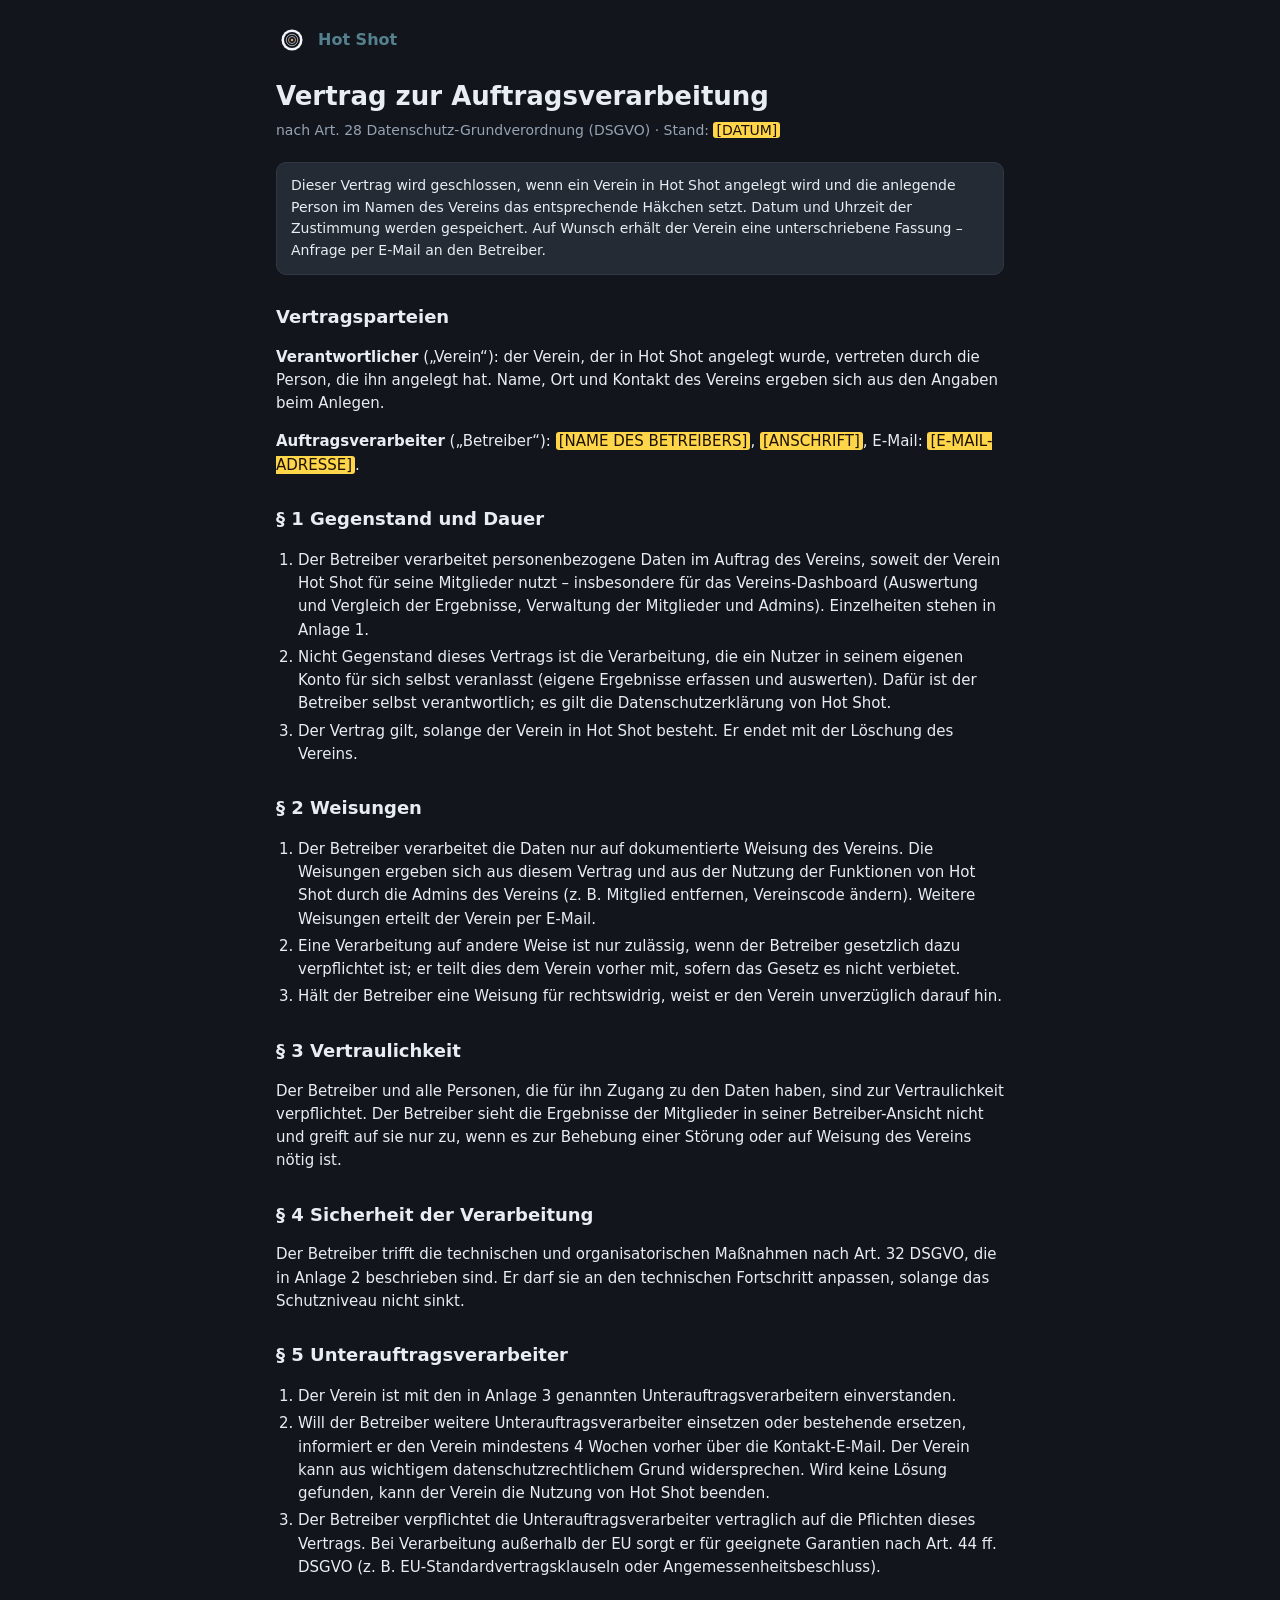
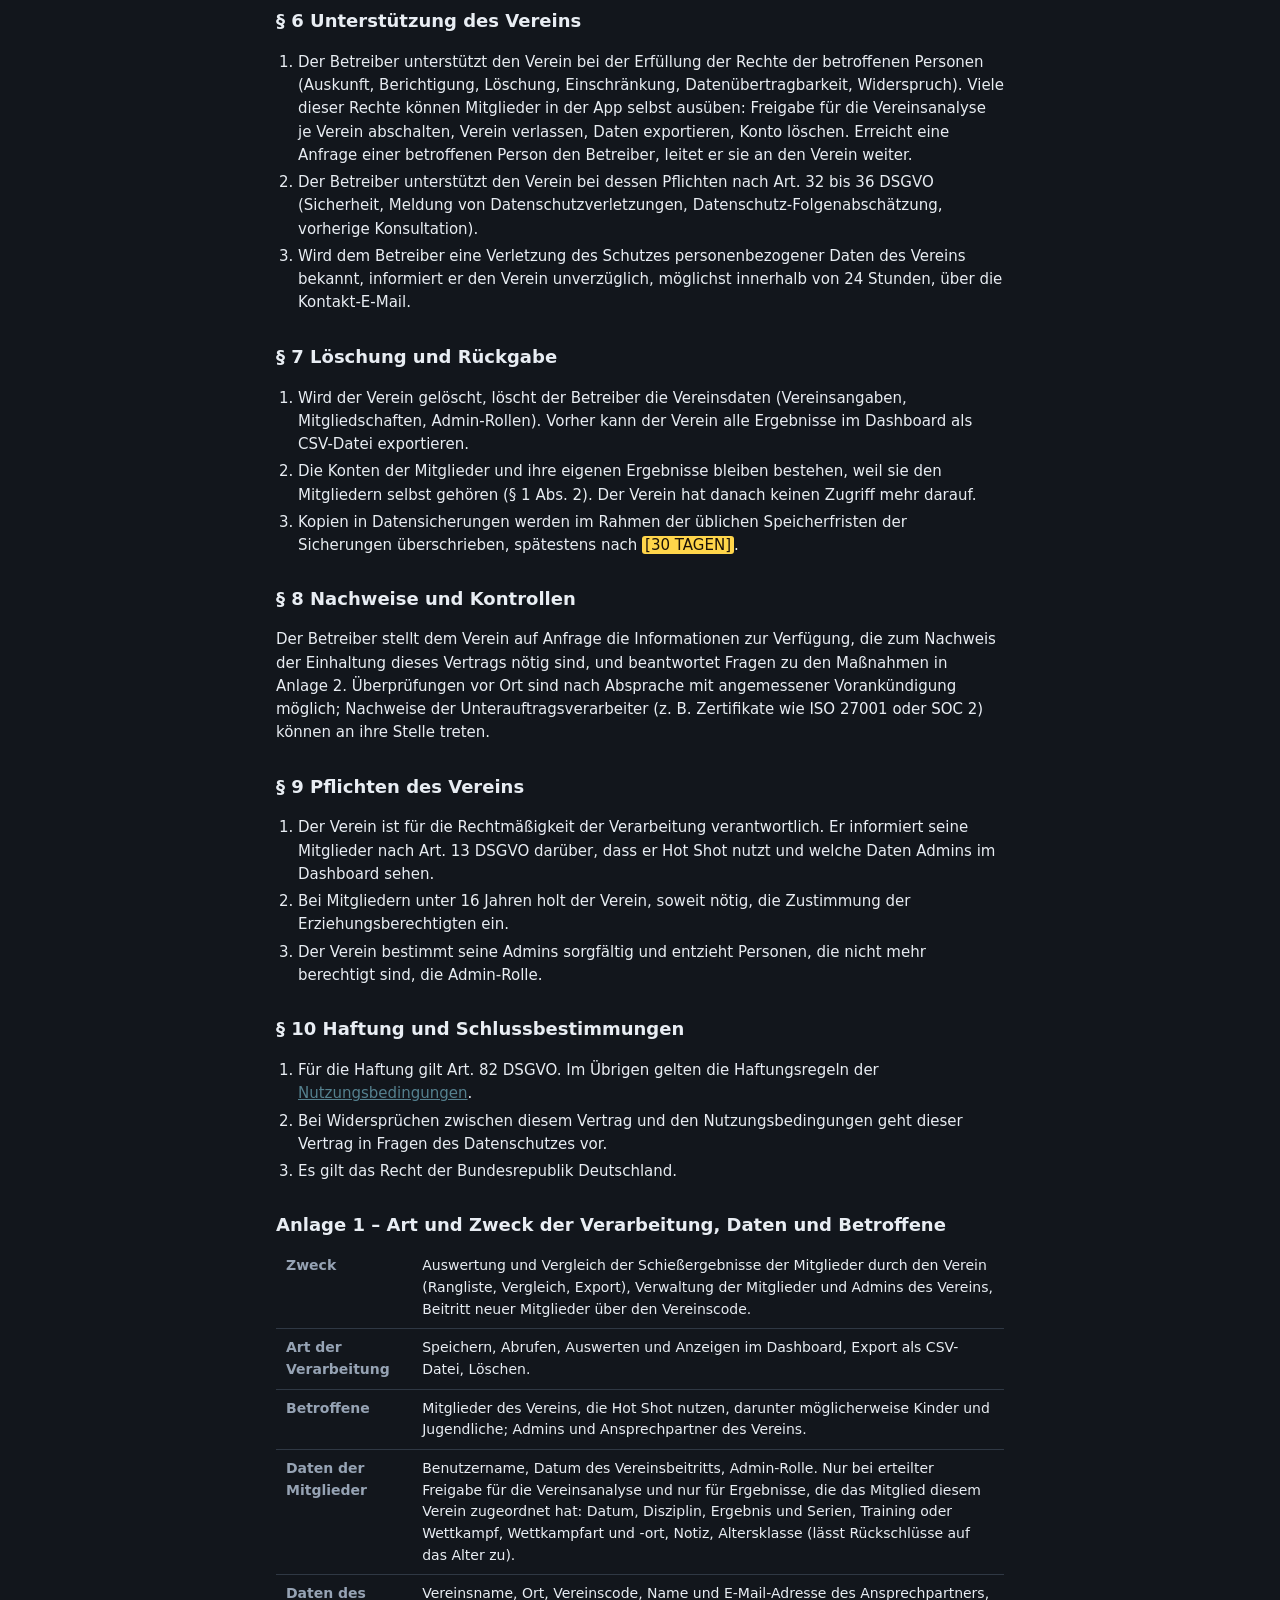
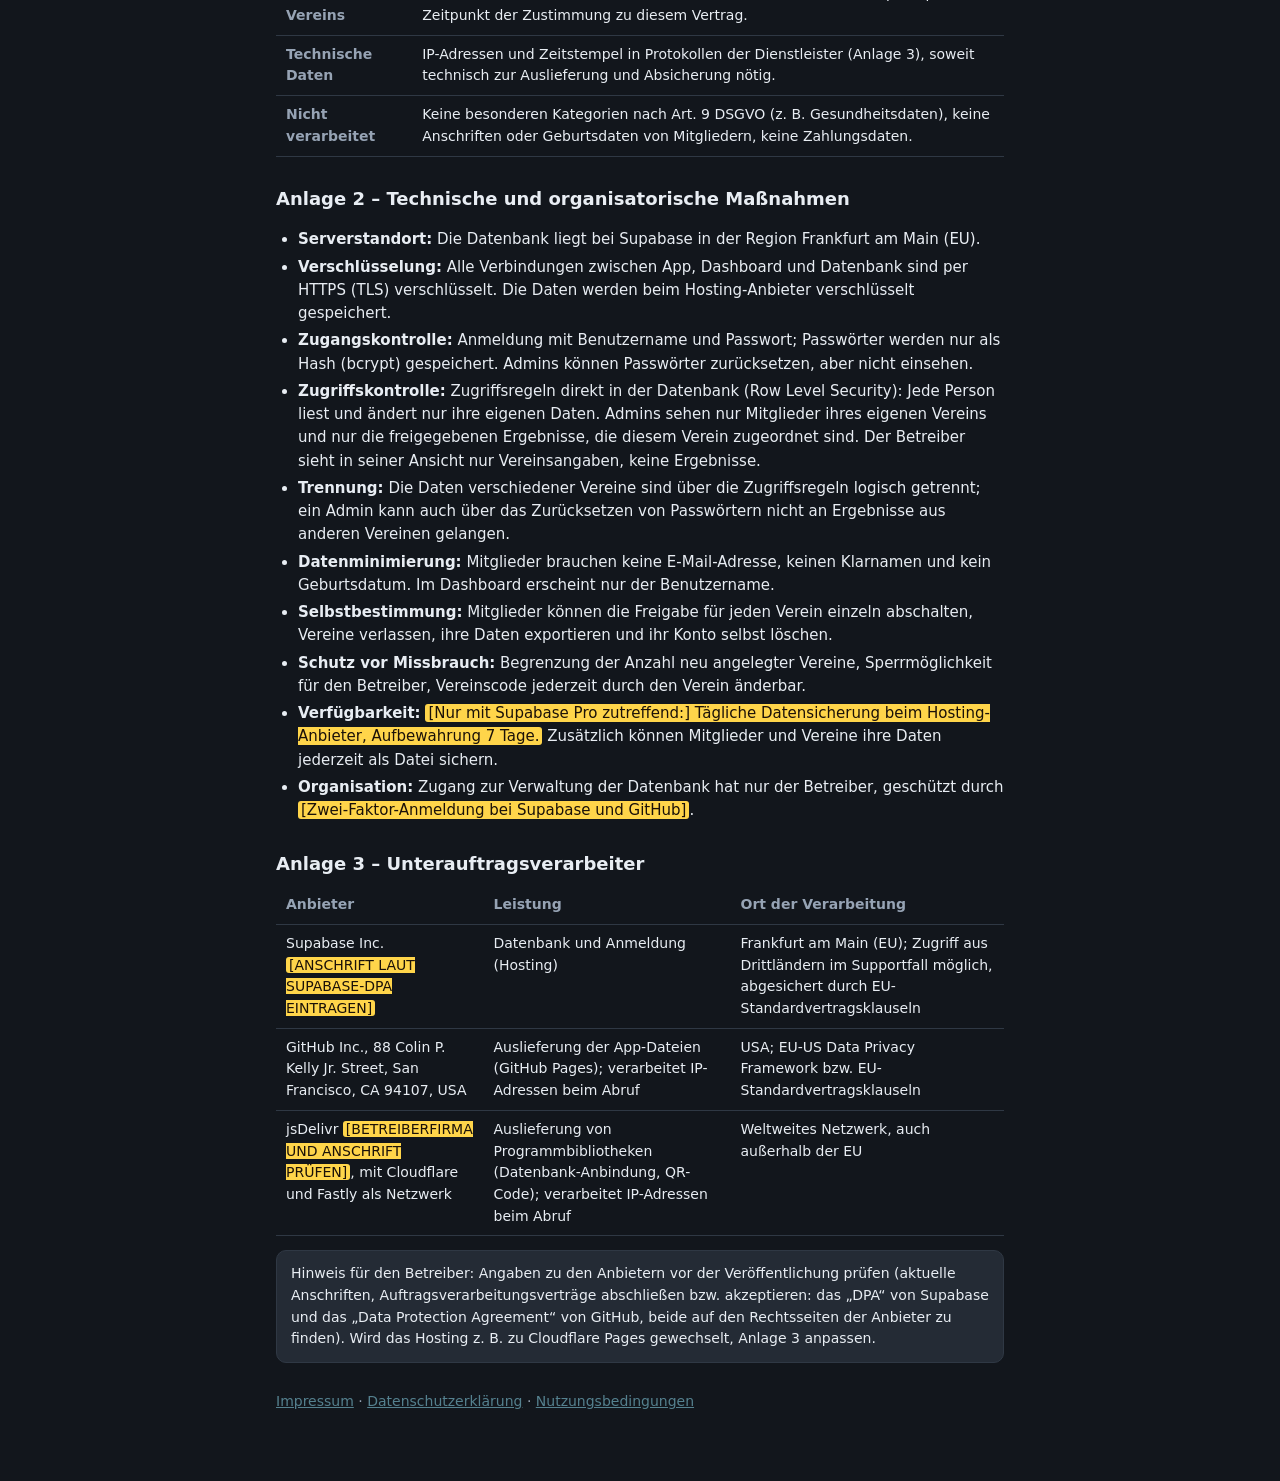
<file: rechtliches/av-vertrag.html>
<!doctype html>
<html lang="de">
<head>
  <meta charset="utf-8">
  <meta name="viewport" content="width=device-width, initial-scale=1">
  <title>Vertrag zur Auftragsverarbeitung – Hot Shot</title>
  <link rel="icon" href="../icons/icon.svg" type="image/svg+xml">
  <link rel="stylesheet" href="../style.css?v=52">
  <link rel="stylesheet" href="rechtliches.css?v=52">
  <script>
    let t = 'dark';
    try { if (localStorage.getItem('schuetzen-theme') === 'light') t = 'light'; } catch (e) {}
    document.documentElement.dataset.theme = t;
  </script>
</head>
<body>
<main class="legal">
  <a class="legal-brand" href="../"><img src="../icons/icon.svg" alt="" width="32" height="32"> Hot Shot</a>

  <h1>Vertrag zur Auftragsverarbeitung</h1>
  <p class="stand">nach Art. 28 Datenschutz-Grundverordnung (DSGVO) · Stand: <mark class="todo">[DATUM]</mark></p>

  <p class="note">Dieser Vertrag wird geschlossen, wenn ein Verein in Hot Shot angelegt wird und die anlegende Person
    im Namen des Vereins das entsprechende Häkchen setzt. Datum und Uhrzeit der Zustimmung werden gespeichert.
    Auf Wunsch erhält der Verein eine unterschriebene Fassung – Anfrage per E-Mail an den Betreiber.</p>

  <h2>Vertragsparteien</h2>
  <p><strong>Verantwortlicher</strong> („Verein“): der Verein, der in Hot Shot angelegt wurde, vertreten durch die Person,
    die ihn angelegt hat. Name, Ort und Kontakt des Vereins ergeben sich aus den Angaben beim Anlegen.</p>
  <p><strong>Auftragsverarbeiter</strong> („Betreiber“): <mark class="todo">[NAME DES BETREIBERS]</mark>,
    <mark class="todo">[ANSCHRIFT]</mark>, E-Mail: <mark class="todo">[E-MAIL-ADRESSE]</mark>.</p>

  <h2>§ 1 Gegenstand und Dauer</h2>
  <ol>
    <li>Der Betreiber verarbeitet personenbezogene Daten im Auftrag des Vereins, soweit der Verein Hot Shot für seine
      Mitglieder nutzt – insbesondere für das Vereins-Dashboard (Auswertung und Vergleich der Ergebnisse, Verwaltung der
      Mitglieder und Admins). Einzelheiten stehen in Anlage 1.</li>
    <li>Nicht Gegenstand dieses Vertrags ist die Verarbeitung, die ein Nutzer in seinem eigenen Konto für sich selbst
      veranlasst (eigene Ergebnisse erfassen und auswerten). Dafür ist der Betreiber selbst verantwortlich; es gilt
      die Datenschutzerklärung von Hot Shot.</li>
    <li>Der Vertrag gilt, solange der Verein in Hot Shot besteht. Er endet mit der Löschung des Vereins.</li>
  </ol>

  <h2>§ 2 Weisungen</h2>
  <ol>
    <li>Der Betreiber verarbeitet die Daten nur auf dokumentierte Weisung des Vereins. Die Weisungen ergeben sich aus diesem
      Vertrag und aus der Nutzung der Funktionen von Hot Shot durch die Admins des Vereins (z. B. Mitglied entfernen,
      Vereinscode ändern). Weitere Weisungen erteilt der Verein per E-Mail.</li>
    <li>Eine Verarbeitung auf andere Weise ist nur zulässig, wenn der Betreiber gesetzlich dazu verpflichtet ist; er
      teilt dies dem Verein vorher mit, sofern das Gesetz es nicht verbietet.</li>
    <li>Hält der Betreiber eine Weisung für rechtswidrig, weist er den Verein unverzüglich darauf hin.</li>
  </ol>

  <h2>§ 3 Vertraulichkeit</h2>
  <p>Der Betreiber und alle Personen, die für ihn Zugang zu den Daten haben, sind zur Vertraulichkeit verpflichtet.
    Der Betreiber sieht die Ergebnisse der Mitglieder in seiner Betreiber-Ansicht nicht und greift auf sie nur zu, wenn
    es zur Behebung einer Störung oder auf Weisung des Vereins nötig ist.</p>

  <h2>§ 4 Sicherheit der Verarbeitung</h2>
  <p>Der Betreiber trifft die technischen und organisatorischen Maßnahmen nach Art. 32 DSGVO, die in Anlage 2 beschrieben
    sind. Er darf sie an den technischen Fortschritt anpassen, solange das Schutzniveau nicht sinkt.</p>

  <h2>§ 5 Unterauftragsverarbeiter</h2>
  <ol>
    <li>Der Verein ist mit den in Anlage 3 genannten Unterauftragsverarbeitern einverstanden.</li>
    <li>Will der Betreiber weitere Unterauftragsverarbeiter einsetzen oder bestehende ersetzen, informiert er den Verein
      mindestens 4 Wochen vorher über die Kontakt-E-Mail. Der Verein kann aus wichtigem datenschutzrechtlichem Grund
      widersprechen. Wird keine Lösung gefunden, kann der Verein die Nutzung von Hot Shot beenden.</li>
    <li>Der Betreiber verpflichtet die Unterauftragsverarbeiter vertraglich auf die Pflichten dieses Vertrags.
      Bei Verarbeitung außerhalb der EU sorgt er für geeignete Garantien nach Art. 44 ff. DSGVO
      (z. B. EU-Standardvertragsklauseln oder Angemessenheitsbeschluss).</li>
  </ol>

  <h2>§ 6 Unterstützung des Vereins</h2>
  <ol>
    <li>Der Betreiber unterstützt den Verein bei der Erfüllung der Rechte der betroffenen Personen (Auskunft,
      Berichtigung, Löschung, Einschränkung, Datenübertragbarkeit, Widerspruch). Viele dieser Rechte können Mitglieder
      in der App selbst ausüben: Freigabe für die Vereinsanalyse je Verein abschalten, Verein verlassen, Daten exportieren,
      Konto löschen. Erreicht eine Anfrage einer betroffenen Person den Betreiber, leitet er sie an den Verein weiter.</li>
    <li>Der Betreiber unterstützt den Verein bei dessen Pflichten nach Art. 32 bis 36 DSGVO (Sicherheit, Meldung von
      Datenschutzverletzungen, Datenschutz-Folgenabschätzung, vorherige Konsultation).</li>
    <li>Wird dem Betreiber eine Verletzung des Schutzes personenbezogener Daten des Vereins bekannt, informiert er den
      Verein unverzüglich, möglichst innerhalb von 24 Stunden, über die Kontakt-E-Mail.</li>
  </ol>

  <h2>§ 7 Löschung und Rückgabe</h2>
  <ol>
    <li>Wird der Verein gelöscht, löscht der Betreiber die Vereinsdaten (Vereinsangaben, Mitgliedschaften, Admin-Rollen).
      Vorher kann der Verein alle Ergebnisse im Dashboard als CSV-Datei exportieren.</li>
    <li>Die Konten der Mitglieder und ihre eigenen Ergebnisse bleiben bestehen, weil sie den Mitgliedern selbst gehören
      (§ 1 Abs. 2). Der Verein hat danach keinen Zugriff mehr darauf.</li>
    <li>Kopien in Datensicherungen werden im Rahmen der üblichen Speicherfristen der Sicherungen überschrieben, spätestens
      nach <mark class="todo">[30 TAGEN]</mark>.</li>
  </ol>

  <h2>§ 8 Nachweise und Kontrollen</h2>
  <p>Der Betreiber stellt dem Verein auf Anfrage die Informationen zur Verfügung, die zum Nachweis der Einhaltung dieses
    Vertrags nötig sind, und beantwortet Fragen zu den Maßnahmen in Anlage 2. Überprüfungen vor Ort sind nach
    Absprache mit angemessener Vorankündigung möglich; Nachweise der Unterauftragsverarbeiter (z. B. Zertifikate wie
    ISO 27001 oder SOC 2) können an ihre Stelle treten.</p>

  <h2>§ 9 Pflichten des Vereins</h2>
  <ol>
    <li>Der Verein ist für die Rechtmäßigkeit der Verarbeitung verantwortlich. Er informiert seine Mitglieder nach
      Art. 13 DSGVO darüber, dass er Hot Shot nutzt und welche Daten Admins im Dashboard sehen.</li>
    <li>Bei Mitgliedern unter 16 Jahren holt der Verein, soweit nötig, die Zustimmung der Erziehungsberechtigten ein.</li>
    <li>Der Verein bestimmt seine Admins sorgfältig und entzieht Personen, die nicht mehr berechtigt sind, die Admin-Rolle.</li>
  </ol>

  <h2>§ 10 Haftung und Schlussbestimmungen</h2>
  <ol>
    <li>Für die Haftung gilt Art. 82 DSGVO. Im Übrigen gelten die Haftungsregeln der
      <a href="nutzungsbedingungen.html">Nutzungsbedingungen</a>.</li>
    <li>Bei Widersprüchen zwischen diesem Vertrag und den Nutzungsbedingungen geht dieser Vertrag in Fragen des
      Datenschutzes vor.</li>
    <li>Es gilt das Recht der Bundesrepublik Deutschland.</li>
  </ol>

  <h2>Anlage 1 – Art und Zweck der Verarbeitung, Daten und Betroffene</h2>
  <div class="table-scroll">
  <table>
    <tr><th>Zweck</th><td>Auswertung und Vergleich der Schießergebnisse der Mitglieder durch den Verein (Rangliste, Vergleich,
      Export), Verwaltung der Mitglieder und Admins des Vereins, Beitritt neuer Mitglieder über den Vereinscode.</td></tr>
    <tr><th>Art der Verarbeitung</th><td>Speichern, Abrufen, Auswerten und Anzeigen im Dashboard, Export als CSV-Datei,
      Löschen.</td></tr>
    <tr><th>Betroffene</th><td>Mitglieder des Vereins, die Hot Shot nutzen, darunter möglicherweise Kinder und Jugendliche;
      Admins und Ansprechpartner des Vereins.</td></tr>
    <tr><th>Daten der Mitglieder</th><td>Benutzername, Datum des Vereinsbeitritts, Admin-Rolle. Nur bei erteilter Freigabe
      für die Vereinsanalyse und nur für Ergebnisse, die das Mitglied diesem Verein zugeordnet hat: Datum, Disziplin,
      Ergebnis und Serien, Training oder Wettkampf, Wettkampfart und -ort, Notiz, Altersklasse (lässt Rückschlüsse
      auf das Alter zu).</td></tr>
    <tr><th>Daten des Vereins</th><td>Vereinsname, Ort, Vereinscode, Name und E-Mail-Adresse des Ansprechpartners,
      Zeitpunkt der Zustimmung zu diesem Vertrag.</td></tr>
    <tr><th>Technische Daten</th><td>IP-Adressen und Zeitstempel in Protokollen der Dienstleister (Anlage 3), soweit
      technisch zur Auslieferung und Absicherung nötig.</td></tr>
    <tr><th>Nicht verarbeitet</th><td>Keine besonderen Kategorien nach Art. 9 DSGVO (z. B. Gesundheitsdaten), keine
      Anschriften oder Geburtsdaten von Mitgliedern, keine Zahlungsdaten.</td></tr>
  </table>
  </div>

  <h2>Anlage 2 – Technische und organisatorische Maßnahmen</h2>
  <ul>
    <li><strong>Serverstandort:</strong> Die Datenbank liegt bei Supabase in der Region Frankfurt am Main (EU).</li>
    <li><strong>Verschlüsselung:</strong> Alle Verbindungen zwischen App, Dashboard und Datenbank sind per HTTPS (TLS)
      verschlüsselt. Die Daten werden beim Hosting-Anbieter verschlüsselt gespeichert.</li>
    <li><strong>Zugangskontrolle:</strong> Anmeldung mit Benutzername und Passwort; Passwörter werden nur als Hash
      (bcrypt) gespeichert. Admins können Passwörter zurücksetzen, aber nicht einsehen.</li>
    <li><strong>Zugriffskontrolle:</strong> Zugriffsregeln direkt in der Datenbank (Row Level Security): Jede Person liest
      und ändert nur ihre eigenen Daten. Admins sehen nur Mitglieder ihres eigenen Vereins und nur die freigegebenen
      Ergebnisse, die diesem Verein zugeordnet sind. Der Betreiber sieht in seiner Ansicht nur Vereinsangaben, keine
      Ergebnisse.</li>
    <li><strong>Trennung:</strong> Die Daten verschiedener Vereine sind über die Zugriffsregeln logisch getrennt;
      ein Admin kann auch über das Zurücksetzen von Passwörtern nicht an Ergebnisse aus anderen Vereinen gelangen.</li>
    <li><strong>Datenminimierung:</strong> Mitglieder brauchen keine E-Mail-Adresse, keinen Klarnamen und kein
      Geburtsdatum. Im Dashboard erscheint nur der Benutzername.</li>
    <li><strong>Selbstbestimmung:</strong> Mitglieder können die Freigabe für jeden Verein einzeln abschalten, Vereine
      verlassen, ihre Daten exportieren und ihr Konto selbst löschen.</li>
    <li><strong>Schutz vor Missbrauch:</strong> Begrenzung der Anzahl neu angelegter Vereine, Sperrmöglichkeit für den
      Betreiber, Vereinscode jederzeit durch den Verein änderbar.</li>
    <li><strong>Verfügbarkeit:</strong> <mark class="todo">[Nur mit Supabase Pro zutreffend:] Tägliche Datensicherung
      beim Hosting-Anbieter, Aufbewahrung 7 Tage.</mark> Zusätzlich können Mitglieder und Vereine ihre Daten jederzeit
      als Datei sichern.</li>
    <li><strong>Organisation:</strong> Zugang zur Verwaltung der Datenbank hat nur der Betreiber, geschützt durch
      <mark class="todo">[Zwei-Faktor-Anmeldung bei Supabase und GitHub]</mark>.</li>
  </ul>

  <h2>Anlage 3 – Unterauftragsverarbeiter</h2>
  <div class="table-scroll">
  <table>
    <tr><th>Anbieter</th><th>Leistung</th><th>Ort der Verarbeitung</th></tr>
    <tr><td>Supabase Inc. <mark class="todo">[ANSCHRIFT LAUT SUPABASE-DPA EINTRAGEN]</mark></td><td>Datenbank und Anmeldung (Hosting)</td>
      <td>Frankfurt am Main (EU); Zugriff aus Drittländern im Supportfall möglich, abgesichert durch EU-Standardvertragsklauseln</td></tr>
    <tr><td>GitHub Inc., 88 Colin P. Kelly Jr. Street, San Francisco, CA 94107, USA</td><td>Auslieferung der App-Dateien
      (GitHub Pages); verarbeitet IP-Adressen beim Abruf</td><td>USA; EU-US Data Privacy Framework bzw. EU-Standardvertragsklauseln</td></tr>
    <tr><td>jsDelivr <mark class="todo">[BETREIBERFIRMA UND ANSCHRIFT PRÜFEN]</mark>, mit Cloudflare und Fastly als Netzwerk</td><td>Auslieferung
      von Programmbibliotheken (Datenbank-Anbindung, QR-Code); verarbeitet IP-Adressen beim Abruf</td><td>Weltweites Netzwerk,
      auch außerhalb der EU</td></tr>
  </table>
  </div>
  <p class="note">Hinweis für den Betreiber: Angaben zu den Anbietern vor der Veröffentlichung prüfen (aktuelle Anschriften,
    Auftragsverarbeitungsverträge abschließen bzw. akzeptieren: das „DPA“ von Supabase und das „Data Protection
    Agreement“ von GitHub, beide auf den Rechtsseiten der Anbieter zu finden). Wird das Hosting z. B. zu Cloudflare Pages gewechselt, Anlage 3 anpassen.</p>

  <p class="stand" style="margin-top:28px"><a href="impressum.html">Impressum</a> · <a href="datenschutz.html">Datenschutzerklärung</a> · <a href="nutzungsbedingungen.html">Nutzungsbedingungen</a></p>
</main>
</body>
</html>
</file>
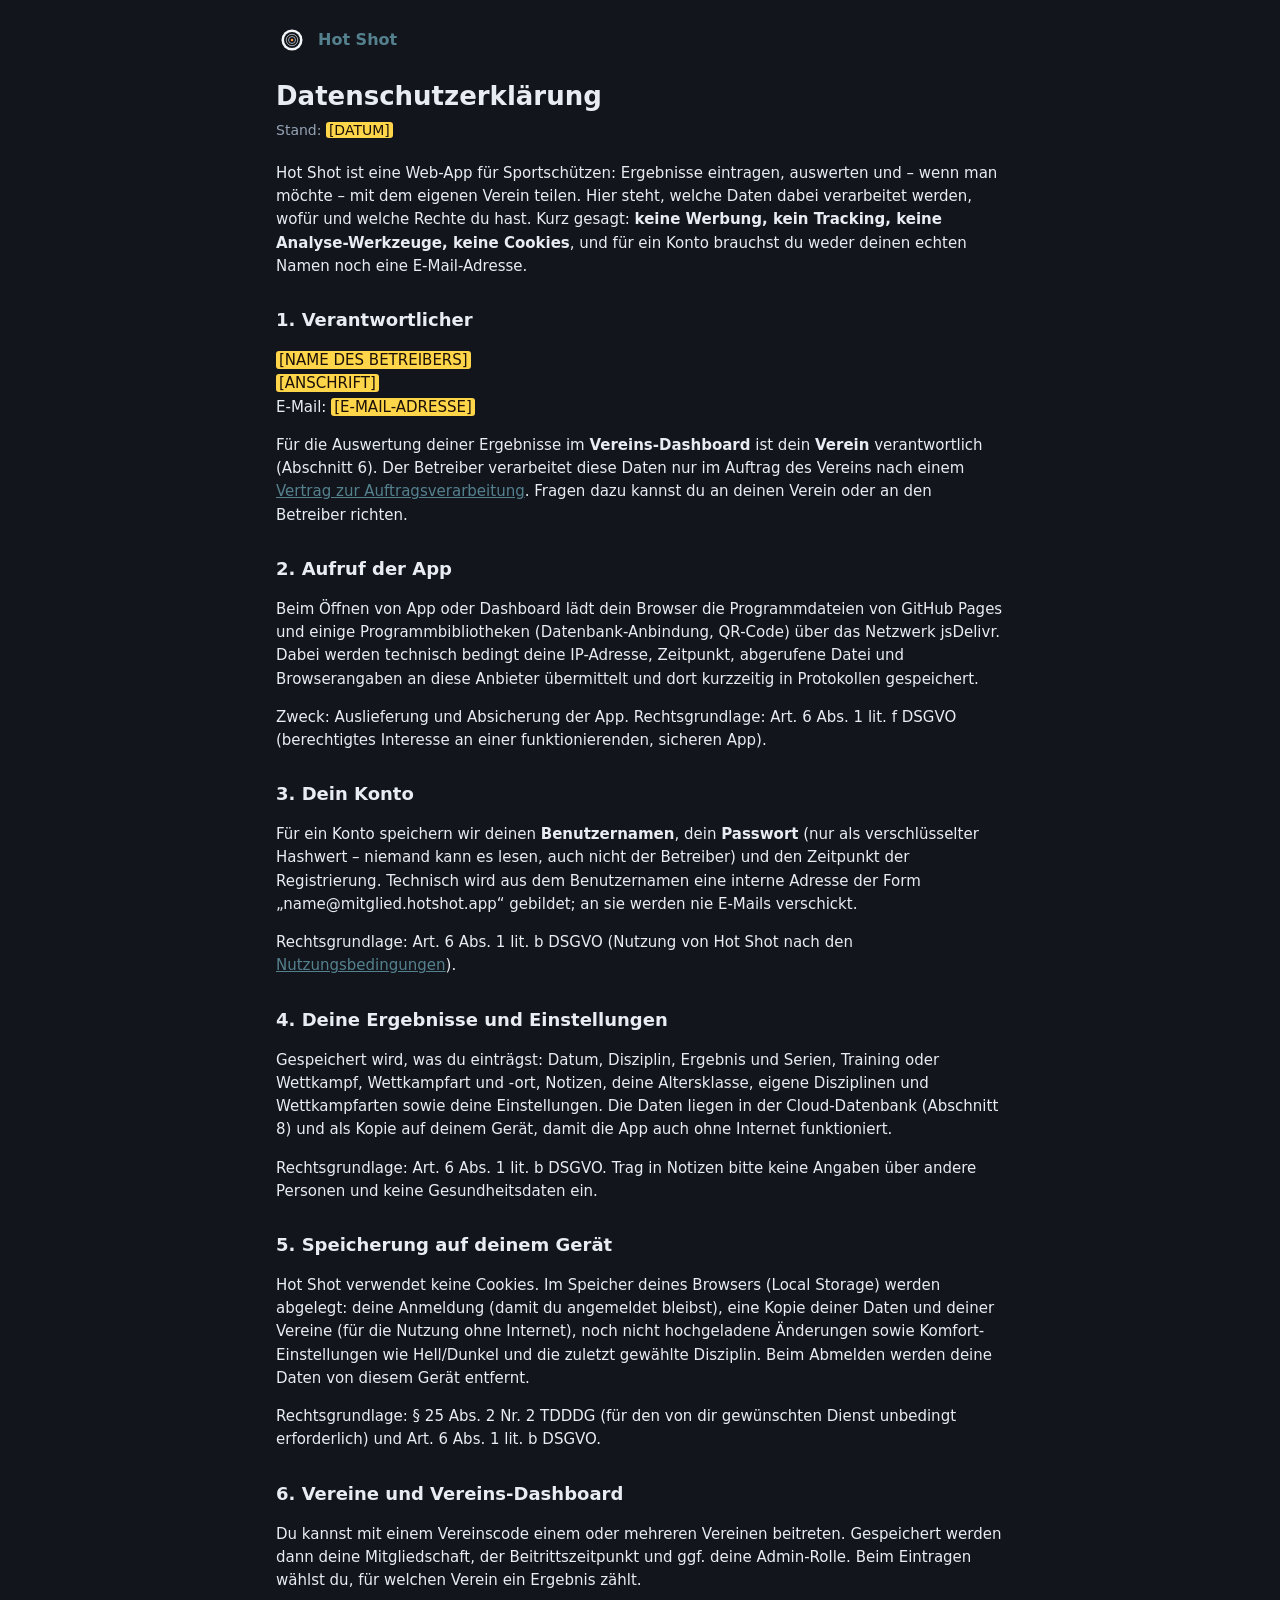
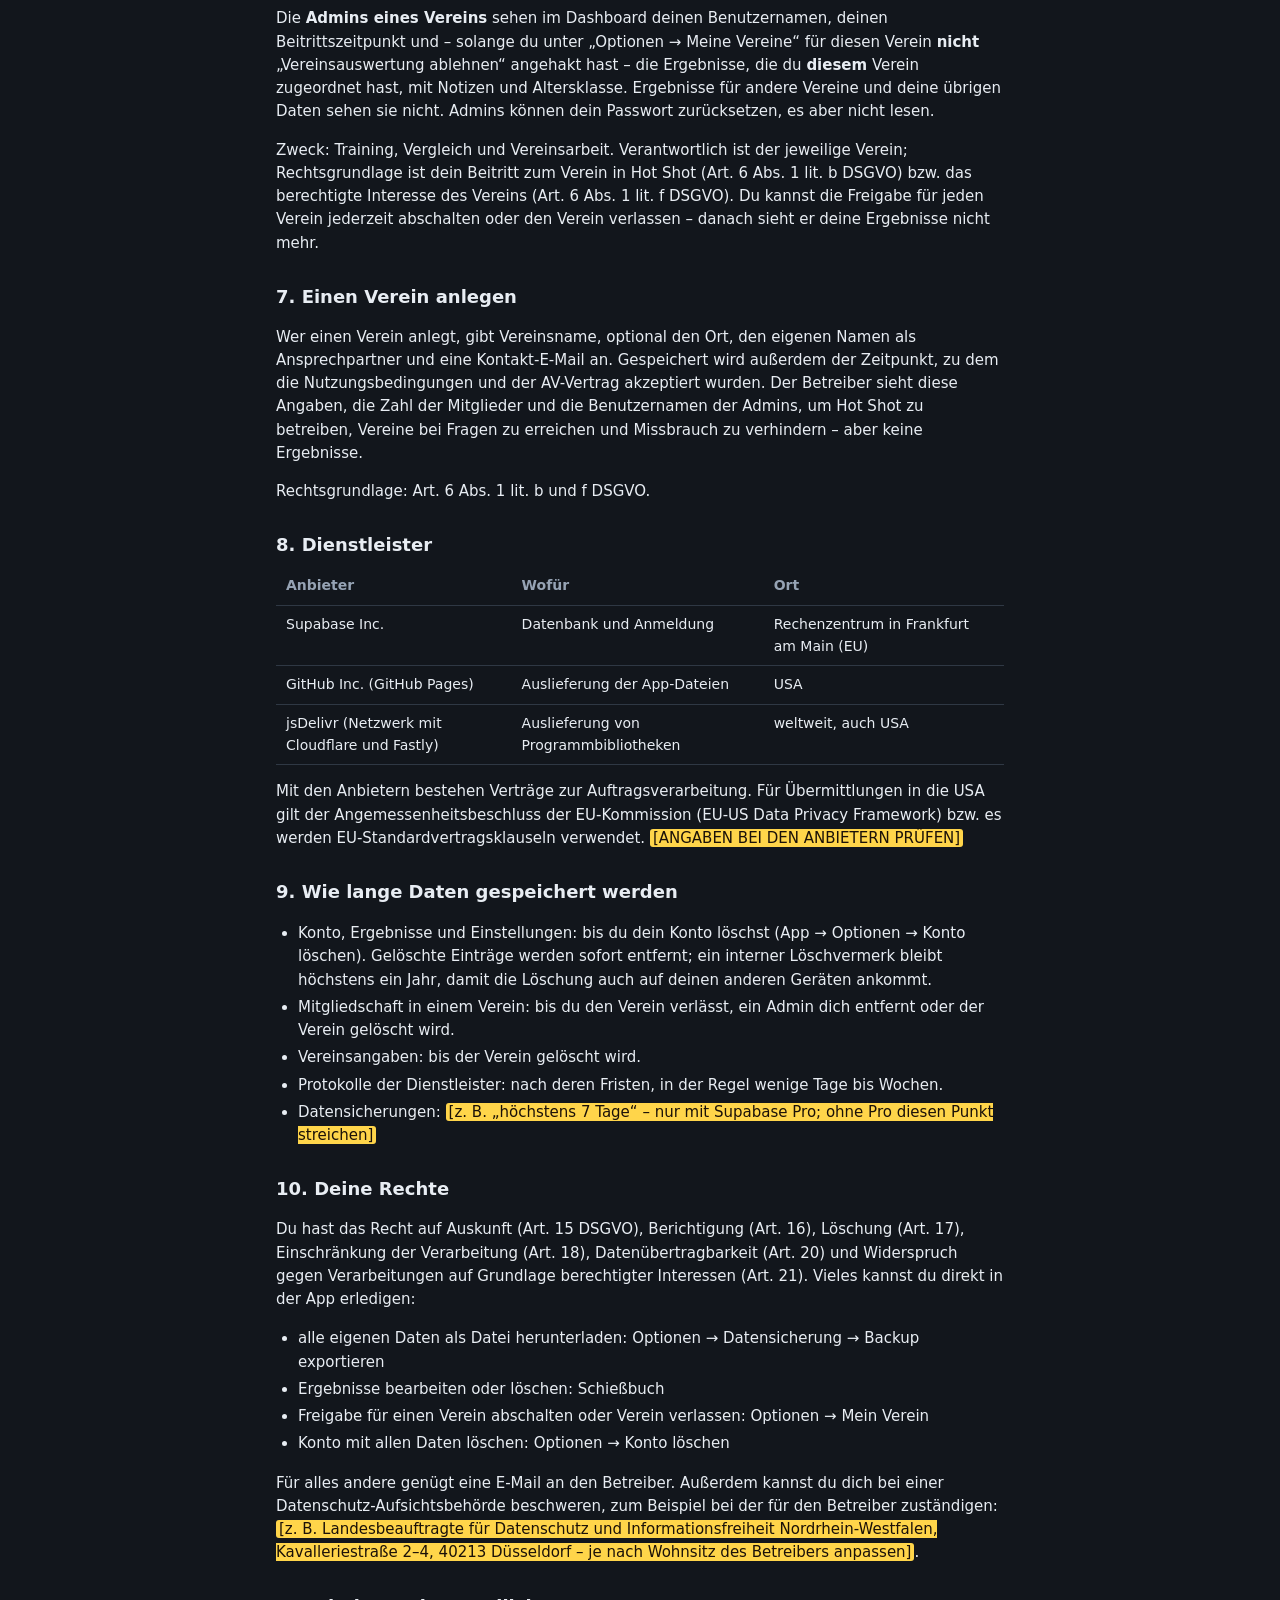
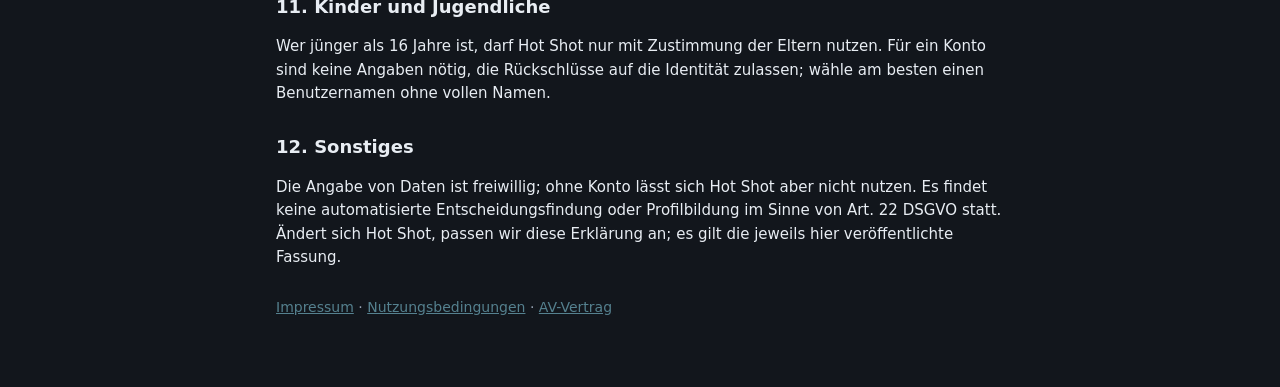
<file: rechtliches/datenschutz.html>
<!doctype html>
<html lang="de">
<head>
  <meta charset="utf-8">
  <meta name="viewport" content="width=device-width, initial-scale=1">
  <title>Datenschutzerklärung – Hot Shot</title>
  <link rel="icon" href="../icons/icon.svg" type="image/svg+xml">
  <link rel="stylesheet" href="../style.css?v=52">
  <link rel="stylesheet" href="rechtliches.css?v=52">
  <script>
    let t = 'dark';
    try { if (localStorage.getItem('schuetzen-theme') === 'light') t = 'light'; } catch (e) {}
    document.documentElement.dataset.theme = t;
  </script>
</head>
<body>
<main class="legal">
  <a class="legal-brand" href="../"><img src="../icons/icon.svg" alt="" width="32" height="32"> Hot Shot</a>

  <h1>Datenschutzerklärung</h1>
  <p class="stand">Stand: <mark class="todo">[DATUM]</mark></p>

  <p>Hot Shot ist eine Web-App für Sportschützen: Ergebnisse eintragen, auswerten und – wenn man möchte – mit dem eigenen
    Verein teilen. Hier steht, welche Daten dabei verarbeitet werden, wofür und welche Rechte du hast.
    Kurz gesagt: <strong>keine Werbung, kein Tracking, keine Analyse-Werkzeuge, keine Cookies</strong>, und für ein
    Konto brauchst du weder deinen echten Namen noch eine E-Mail-Adresse.</p>

  <h2>1. Verantwortlicher</h2>
  <p><mark class="todo">[NAME DES BETREIBERS]</mark><br>
    <mark class="todo">[ANSCHRIFT]</mark><br>
    E-Mail: <mark class="todo">[E-MAIL-ADRESSE]</mark></p>
  <p>Für die Auswertung deiner Ergebnisse im <strong>Vereins-Dashboard</strong> ist dein <strong>Verein</strong>
    verantwortlich (Abschnitt 6). Der Betreiber verarbeitet diese Daten nur im Auftrag des Vereins nach einem
    <a href="av-vertrag.html">Vertrag zur Auftragsverarbeitung</a>. Fragen dazu kannst du an deinen Verein oder an den
    Betreiber richten.</p>

  <h2>2. Aufruf der App</h2>
  <p>Beim Öffnen von App oder Dashboard lädt dein Browser die Programmdateien von GitHub Pages und einige
    Programmbibliotheken (Datenbank-Anbindung, QR-Code) über das Netzwerk jsDelivr. Dabei werden technisch bedingt
    deine IP-Adresse, Zeitpunkt, abgerufene Datei und Browserangaben an diese Anbieter übermittelt und dort kurzzeitig
    in Protokollen gespeichert.</p>
  <p>Zweck: Auslieferung und Absicherung der App. Rechtsgrundlage: Art. 6 Abs. 1 lit. f DSGVO (berechtigtes Interesse
    an einer funktionierenden, sicheren App).</p>

  <h2>3. Dein Konto</h2>
  <p>Für ein Konto speichern wir deinen <strong>Benutzernamen</strong>, dein <strong>Passwort</strong> (nur als
    verschlüsselter Hashwert – niemand kann es lesen, auch nicht der Betreiber) und den Zeitpunkt der Registrierung.
    Technisch wird aus dem Benutzernamen eine interne Adresse der Form „name@mitglied.hotshot.app“ gebildet; an sie
    werden nie E-Mails verschickt.</p>
  <p>Rechtsgrundlage: Art. 6 Abs. 1 lit. b DSGVO (Nutzung von Hot Shot nach den
    <a href="nutzungsbedingungen.html">Nutzungsbedingungen</a>).</p>

  <h2>4. Deine Ergebnisse und Einstellungen</h2>
  <p>Gespeichert wird, was du einträgst: Datum, Disziplin, Ergebnis und Serien, Training oder Wettkampf, Wettkampfart
    und -ort, Notizen, deine Altersklasse, eigene Disziplinen und Wettkampfarten sowie deine Einstellungen. Die Daten
    liegen in der Cloud-Datenbank (Abschnitt 8) und als Kopie auf deinem Gerät, damit die App auch ohne Internet funktioniert.</p>
  <p>Rechtsgrundlage: Art. 6 Abs. 1 lit. b DSGVO. Trag in Notizen bitte keine Angaben über andere Personen und keine
    Gesundheitsdaten ein.</p>

  <h2>5. Speicherung auf deinem Gerät</h2>
  <p>Hot Shot verwendet keine Cookies. Im Speicher deines Browsers (Local Storage) werden abgelegt: deine Anmeldung
    (damit du angemeldet bleibst), eine Kopie deiner Daten und deiner Vereine (für die Nutzung ohne Internet), noch nicht
    hochgeladene Änderungen sowie Komfort-Einstellungen wie Hell/Dunkel und die zuletzt gewählte Disziplin.
    Beim Abmelden werden deine Daten von diesem Gerät entfernt.</p>
  <p>Rechtsgrundlage: § 25 Abs. 2 Nr. 2 TDDDG (für den von dir gewünschten Dienst unbedingt erforderlich) und
    Art. 6 Abs. 1 lit. b DSGVO.</p>

  <h2>6. Vereine und Vereins-Dashboard</h2>
  <p>Du kannst mit einem Vereinscode einem oder mehreren Vereinen beitreten. Gespeichert werden dann deine
    Mitgliedschaft, der Beitrittszeitpunkt und ggf. deine Admin-Rolle. Beim Eintragen wählst du, für welchen Verein ein
    Ergebnis zählt.</p>
  <p>Die <strong>Admins eines Vereins</strong> sehen im Dashboard deinen Benutzernamen, deinen Beitrittszeitpunkt und –
    solange du unter „Optionen → Meine Vereine“ für diesen Verein <strong>nicht</strong> „Vereinsauswertung ablehnen“ angehakt hast –
    die Ergebnisse, die du <strong>diesem</strong> Verein zugeordnet hast, mit Notizen und Altersklasse. Ergebnisse für
    andere Vereine und deine übrigen Daten sehen sie nicht. Admins können dein Passwort zurücksetzen, es aber nicht lesen.</p>
  <p>Zweck: Training, Vergleich und Vereinsarbeit. Verantwortlich ist der jeweilige Verein; Rechtsgrundlage ist dein
    Beitritt zum Verein in Hot Shot (Art. 6 Abs. 1 lit. b DSGVO) bzw. das berechtigte Interesse des Vereins
    (Art. 6 Abs. 1 lit. f DSGVO). Du kannst die Freigabe für jeden Verein jederzeit abschalten oder den Verein verlassen –
    danach sieht er deine Ergebnisse nicht mehr.</p>

  <h2>7. Einen Verein anlegen</h2>
  <p>Wer einen Verein anlegt, gibt Vereinsname, optional den Ort, den eigenen Namen als Ansprechpartner und eine
    Kontakt-E-Mail an. Gespeichert wird außerdem der Zeitpunkt, zu dem die Nutzungsbedingungen und der
    AV-Vertrag akzeptiert wurden. Der Betreiber sieht diese Angaben, die Zahl der Mitglieder und die Benutzernamen der
    Admins, um Hot Shot zu betreiben, Vereine bei Fragen zu erreichen und Missbrauch zu verhindern – aber keine
    Ergebnisse.</p>
  <p>Rechtsgrundlage: Art. 6 Abs. 1 lit. b und f DSGVO.</p>

  <h2>8. Dienstleister</h2>
  <div class="table-scroll">
  <table>
    <tr><th>Anbieter</th><th>Wofür</th><th>Ort</th></tr>
    <tr><td>Supabase Inc.</td><td>Datenbank und Anmeldung</td><td>Rechenzentrum in Frankfurt am Main (EU)</td></tr>
    <tr><td>GitHub Inc. (GitHub Pages)</td><td>Auslieferung der App-Dateien</td><td>USA</td></tr>
    <tr><td>jsDelivr (Netzwerk mit Cloudflare und Fastly)</td><td>Auslieferung von Programmbibliotheken</td><td>weltweit, auch USA</td></tr>
  </table>
  </div>
  <p>Mit den Anbietern bestehen Verträge zur Auftragsverarbeitung. Für Übermittlungen in die USA gilt der
    Angemessenheitsbeschluss der EU-Kommission (EU-US Data Privacy Framework) bzw. es werden
    EU-Standardvertragsklauseln verwendet. <mark class="todo">[ANGABEN BEI DEN ANBIETERN PRÜFEN]</mark></p>

  <h2>9. Wie lange Daten gespeichert werden</h2>
  <ul>
    <li>Konto, Ergebnisse und Einstellungen: bis du dein Konto löschst (App → Optionen → Konto löschen).
      Gelöschte Einträge werden sofort entfernt; ein interner Löschvermerk bleibt höchstens ein Jahr, damit die Löschung
      auch auf deinen anderen Geräten ankommt.</li>
    <li>Mitgliedschaft in einem Verein: bis du den Verein verlässt, ein Admin dich entfernt oder der Verein gelöscht wird.</li>
    <li>Vereinsangaben: bis der Verein gelöscht wird.</li>
    <li>Protokolle der Dienstleister: nach deren Fristen, in der Regel wenige Tage bis Wochen.</li>
    <li>Datensicherungen: <mark class="todo">[z. B. „höchstens 7 Tage“ – nur mit Supabase Pro; ohne Pro diesen Punkt streichen]</mark></li>
  </ul>

  <h2>10. Deine Rechte</h2>
  <p>Du hast das Recht auf Auskunft (Art. 15 DSGVO), Berichtigung (Art. 16), Löschung (Art. 17), Einschränkung der
    Verarbeitung (Art. 18), Datenübertragbarkeit (Art. 20) und Widerspruch gegen Verarbeitungen auf Grundlage
    berechtigter Interessen (Art. 21). Vieles kannst du direkt in der App erledigen:</p>
  <ul>
    <li>alle eigenen Daten als Datei herunterladen: Optionen → Datensicherung → Backup exportieren</li>
    <li>Ergebnisse bearbeiten oder löschen: Schießbuch</li>
    <li>Freigabe für einen Verein abschalten oder Verein verlassen: Optionen → Mein Verein</li>
    <li>Konto mit allen Daten löschen: Optionen → Konto löschen</li>
  </ul>
  <p>Für alles andere genügt eine E-Mail an den Betreiber. Außerdem kannst du dich bei einer
    Datenschutz-Aufsichtsbehörde beschweren, zum Beispiel bei der für den Betreiber zuständigen:
    <mark class="todo">[z. B. Landesbeauftragte für Datenschutz und Informationsfreiheit Nordrhein-Westfalen, Kavalleriestraße 2–4, 40213 Düsseldorf – je nach Wohnsitz des Betreibers anpassen]</mark>.</p>

  <h2>11. Kinder und Jugendliche</h2>
  <p>Wer jünger als 16 Jahre ist, darf Hot Shot nur mit Zustimmung der Eltern nutzen. Für ein Konto sind keine Angaben
    nötig, die Rückschlüsse auf die Identität zulassen; wähle am besten einen Benutzernamen ohne vollen Namen.</p>

  <h2>12. Sonstiges</h2>
  <p>Die Angabe von Daten ist freiwillig; ohne Konto lässt sich Hot Shot aber nicht nutzen. Es findet keine
    automatisierte Entscheidungsfindung oder Profilbildung im Sinne von Art. 22 DSGVO statt. Ändert sich Hot Shot,
    passen wir diese Erklärung an; es gilt die jeweils hier veröffentlichte Fassung.</p>

  <p class="stand" style="margin-top:28px"><a href="impressum.html">Impressum</a> · <a href="nutzungsbedingungen.html">Nutzungsbedingungen</a> · <a href="av-vertrag.html">AV-Vertrag</a></p>
</main>
</body>
</html>
</file>
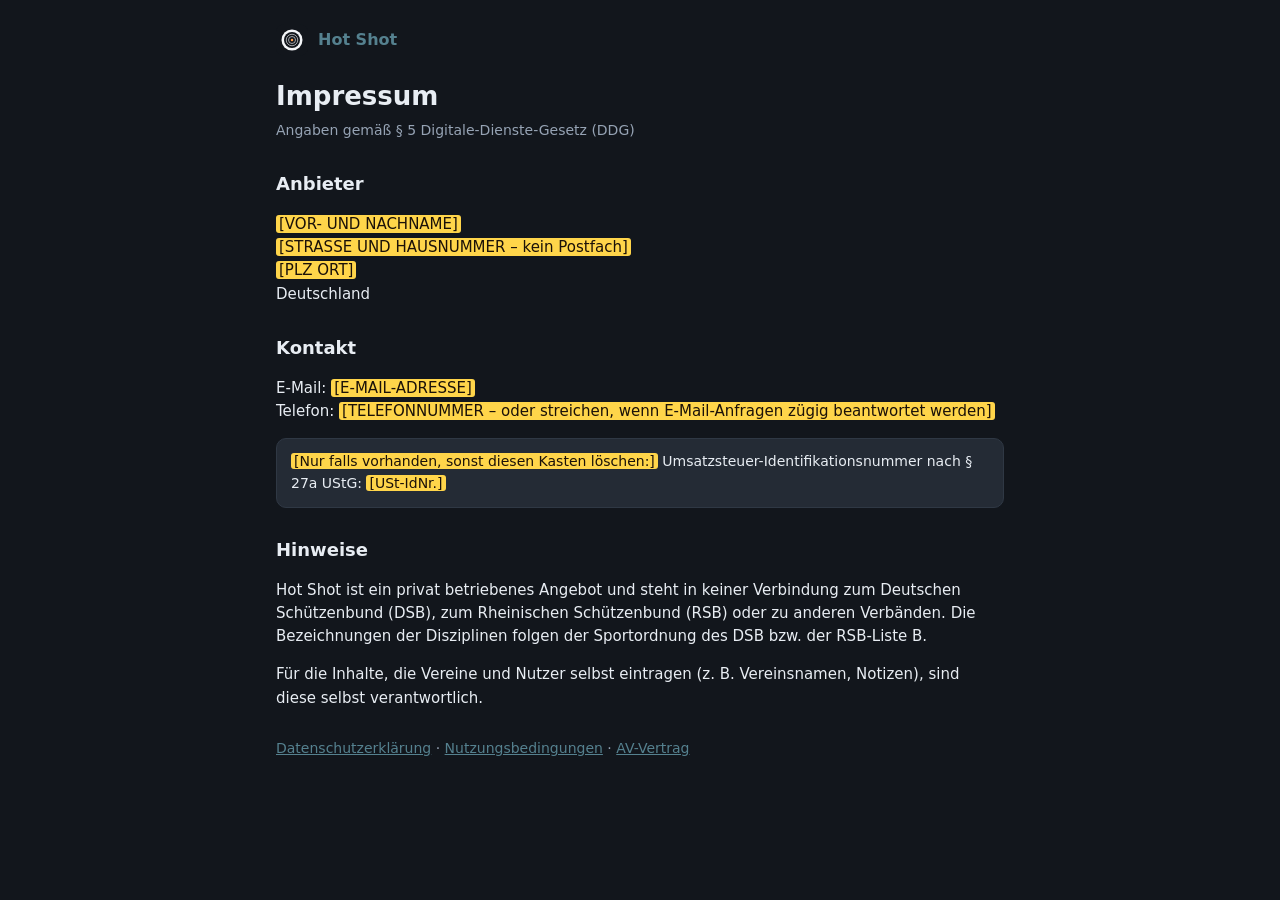
<file: rechtliches/impressum.html>
<!doctype html>
<html lang="de">
<head>
  <meta charset="utf-8">
  <meta name="viewport" content="width=device-width, initial-scale=1">
  <title>Impressum – Hot Shot</title>
  <link rel="icon" href="../icons/icon.svg" type="image/svg+xml">
  <link rel="stylesheet" href="../style.css?v=52">
  <link rel="stylesheet" href="rechtliches.css?v=52">
  <script>
    let t = 'dark';
    try { if (localStorage.getItem('schuetzen-theme') === 'light') t = 'light'; } catch (e) {}
    document.documentElement.dataset.theme = t;
  </script>
</head>
<body>
<main class="legal">
  <a class="legal-brand" href="../"><img src="../icons/icon.svg" alt="" width="32" height="32"> Hot Shot</a>

  <h1>Impressum</h1>
  <p class="stand">Angaben gemäß § 5 Digitale-Dienste-Gesetz (DDG)</p>

  <h2>Anbieter</h2>
  <p><mark class="todo">[VOR- UND NACHNAME]</mark><br>
    <mark class="todo">[STRASSE UND HAUSNUMMER – kein Postfach]</mark><br>
    <mark class="todo">[PLZ ORT]</mark><br>
    Deutschland</p>

  <h2>Kontakt</h2>
  <p>E-Mail: <mark class="todo">[E-MAIL-ADRESSE]</mark><br>
    Telefon: <mark class="todo">[TELEFONNUMMER – oder streichen, wenn E-Mail-Anfragen zügig beantwortet werden]</mark></p>

  <p class="note"><mark class="todo">[Nur falls vorhanden, sonst diesen Kasten löschen:]</mark>
    Umsatzsteuer-Identifikationsnummer nach § 27a UStG: <mark class="todo">[USt-IdNr.]</mark></p>

  <h2>Hinweise</h2>
  <p>Hot Shot ist ein privat betriebenes Angebot und steht in keiner Verbindung zum Deutschen Schützenbund (DSB),
    zum Rheinischen Schützenbund (RSB) oder zu anderen Verbänden. Die Bezeichnungen der Disziplinen folgen der
    Sportordnung des DSB bzw. der RSB-Liste B.</p>
  <p>Für die Inhalte, die Vereine und Nutzer selbst eintragen (z. B. Vereinsnamen, Notizen), sind diese selbst verantwortlich.</p>

  <p class="stand" style="margin-top:28px"><a href="datenschutz.html">Datenschutzerklärung</a> · <a href="nutzungsbedingungen.html">Nutzungsbedingungen</a> · <a href="av-vertrag.html">AV-Vertrag</a></p>
</main>
</body>
</html>
</file>
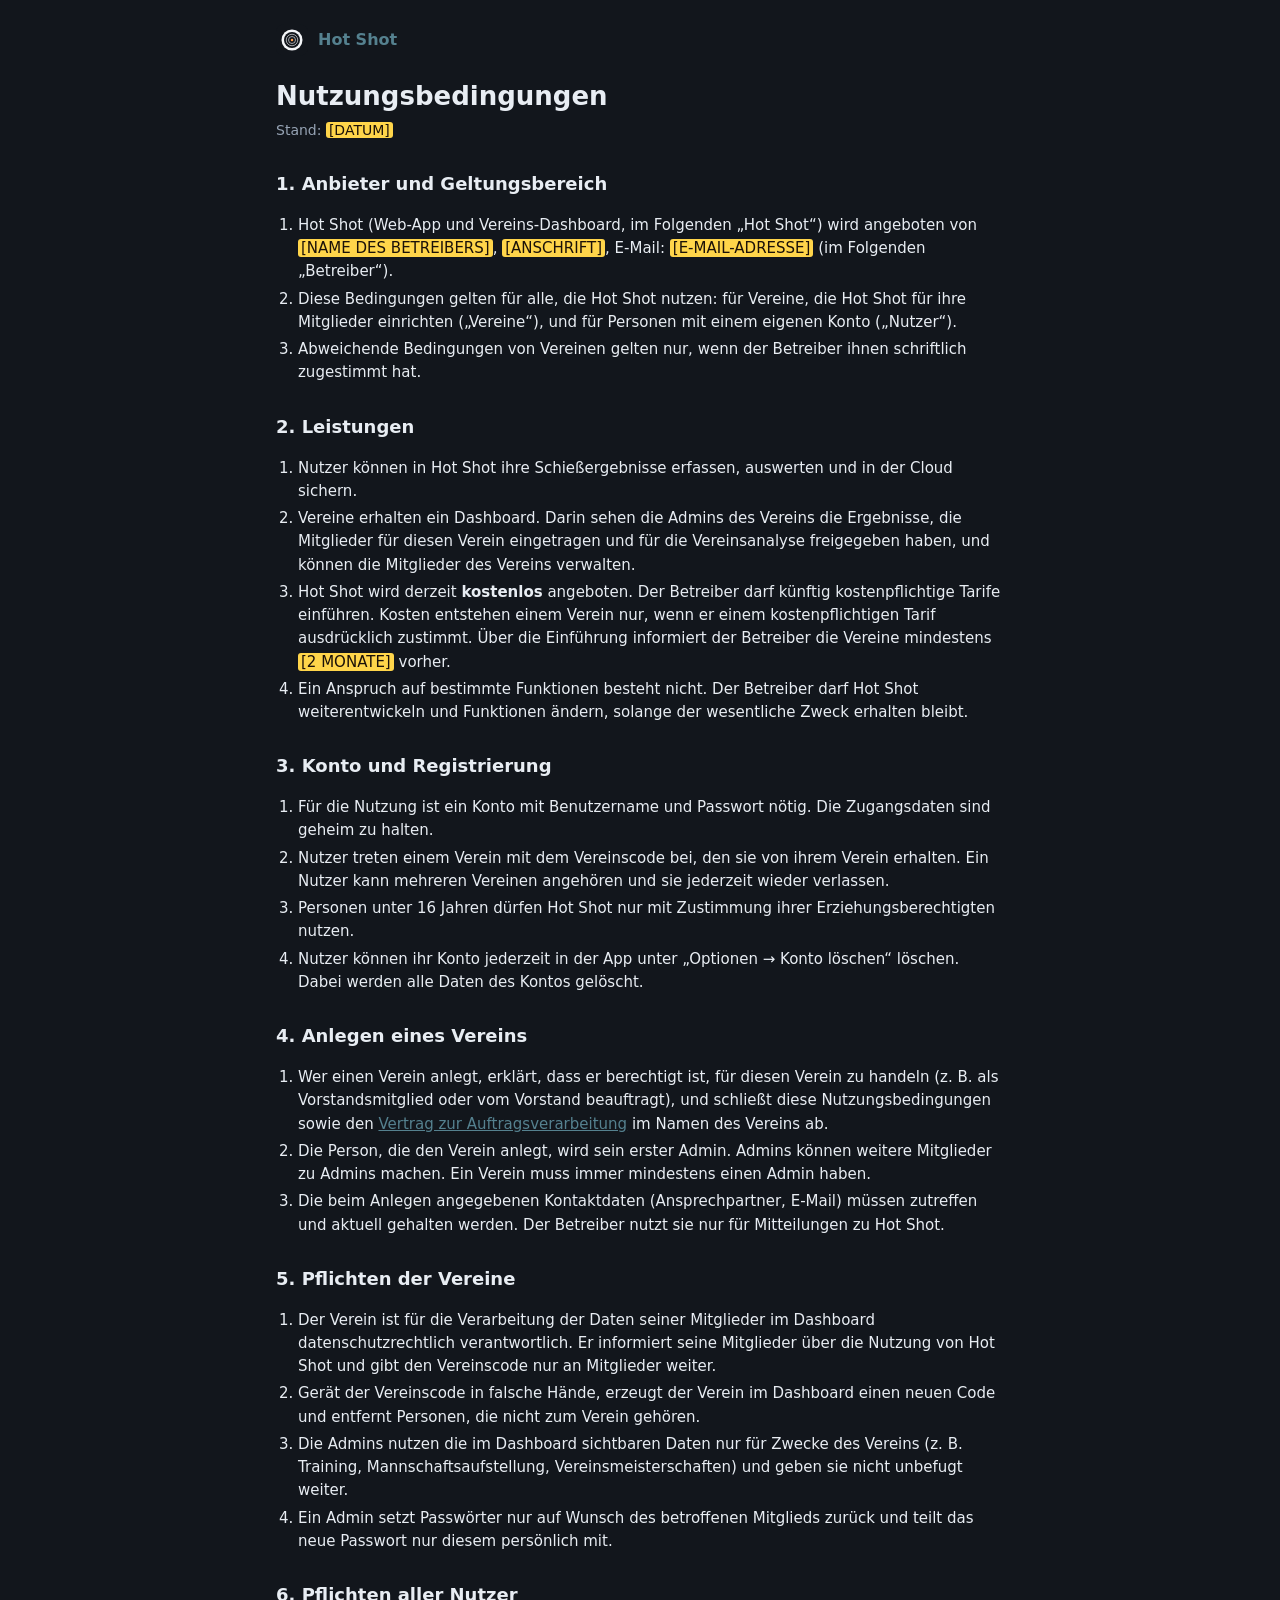
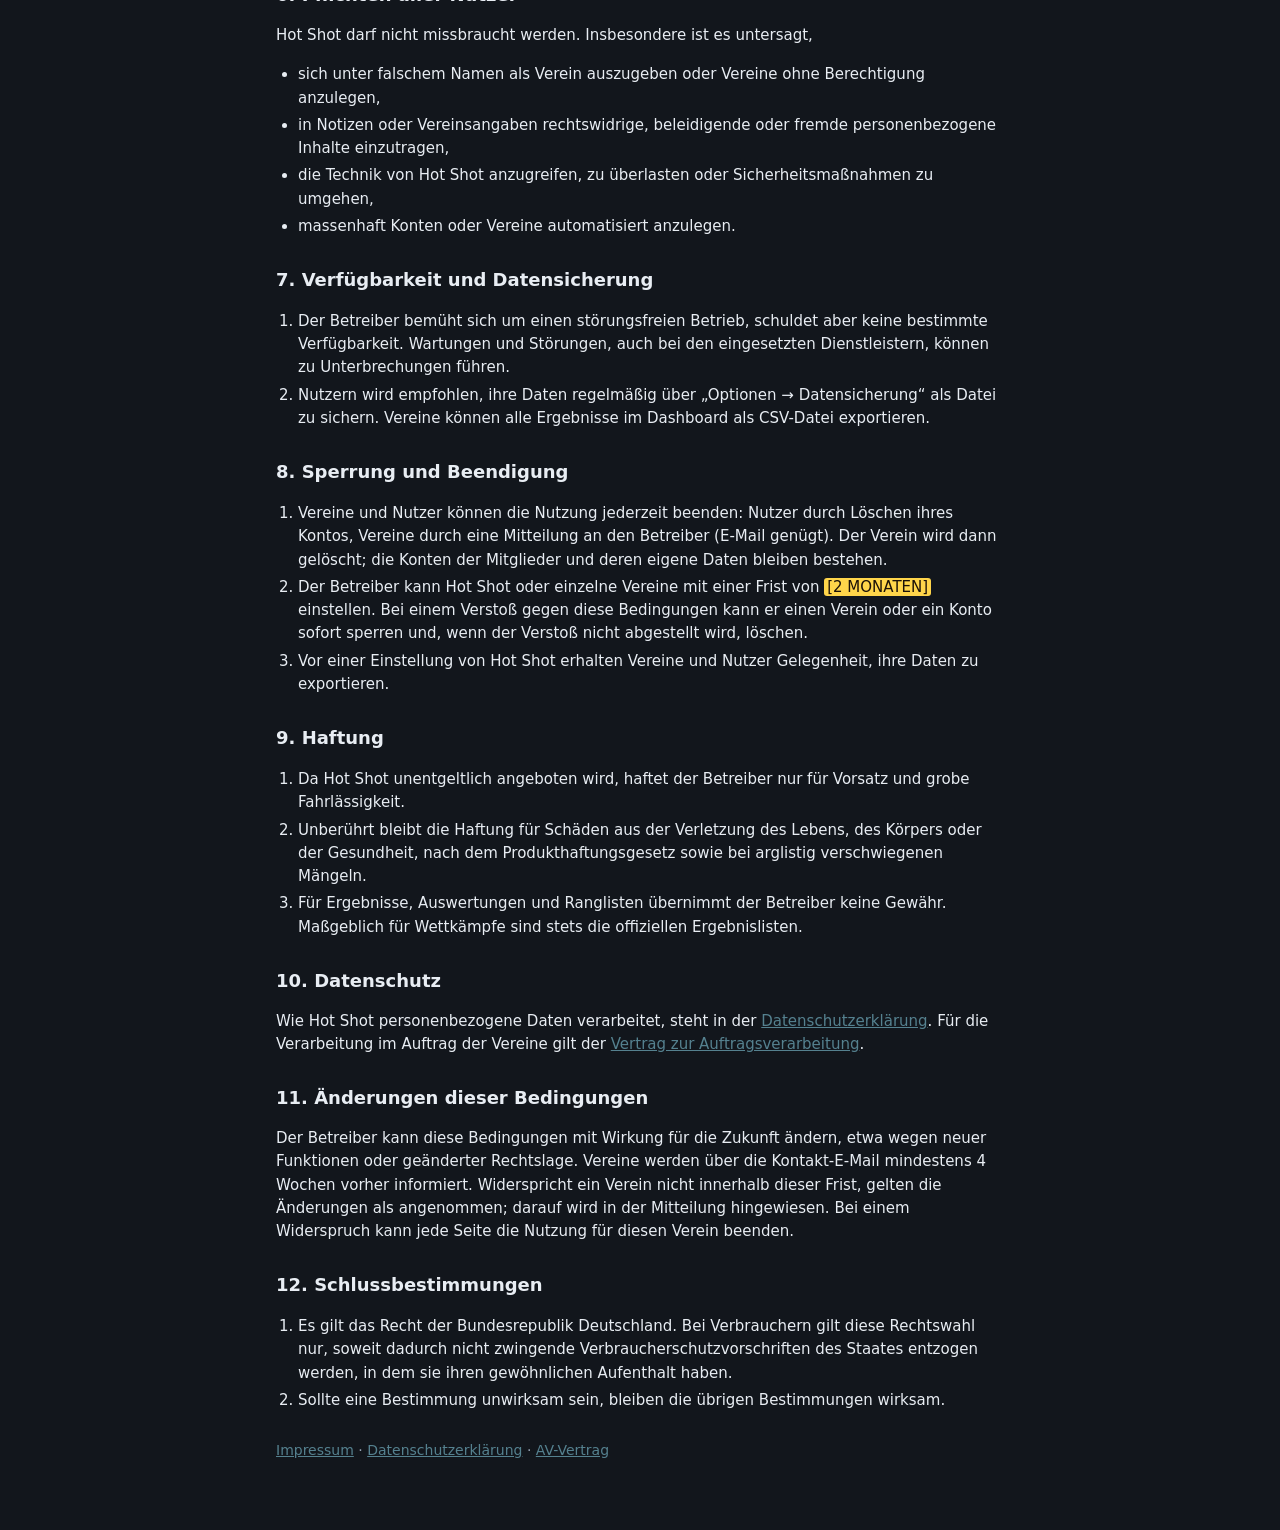
<file: rechtliches/nutzungsbedingungen.html>
<!doctype html>
<html lang="de">
<head>
  <meta charset="utf-8">
  <meta name="viewport" content="width=device-width, initial-scale=1">
  <title>Nutzungsbedingungen – Hot Shot</title>
  <link rel="icon" href="../icons/icon.svg" type="image/svg+xml">
  <link rel="stylesheet" href="../style.css?v=52">
  <link rel="stylesheet" href="rechtliches.css?v=52">
  <script>
    let t = 'dark';
    try { if (localStorage.getItem('schuetzen-theme') === 'light') t = 'light'; } catch (e) {}
    document.documentElement.dataset.theme = t;
  </script>
</head>
<body>
<main class="legal">
  <a class="legal-brand" href="../"><img src="../icons/icon.svg" alt="" width="32" height="32"> Hot Shot</a>

  <h1>Nutzungsbedingungen</h1>
  <p class="stand">Stand: <mark class="todo">[DATUM]</mark></p>

  <h2>1. Anbieter und Geltungsbereich</h2>
  <ol>
    <li>Hot Shot (Web-App und Vereins-Dashboard, im Folgenden „Hot Shot“) wird angeboten von
      <mark class="todo">[NAME DES BETREIBERS]</mark>, <mark class="todo">[ANSCHRIFT]</mark>,
      E-Mail: <mark class="todo">[E-MAIL-ADRESSE]</mark> (im Folgenden „Betreiber“).</li>
    <li>Diese Bedingungen gelten für alle, die Hot Shot nutzen: für Vereine, die Hot Shot für ihre Mitglieder einrichten
      („Vereine“), und für Personen mit einem eigenen Konto („Nutzer“).</li>
    <li>Abweichende Bedingungen von Vereinen gelten nur, wenn der Betreiber ihnen schriftlich zugestimmt hat.</li>
  </ol>

  <h2>2. Leistungen</h2>
  <ol>
    <li>Nutzer können in Hot Shot ihre Schießergebnisse erfassen, auswerten und in der Cloud sichern.</li>
    <li>Vereine erhalten ein Dashboard. Darin sehen die Admins des Vereins die Ergebnisse, die Mitglieder für diesen Verein
      eingetragen und für die Vereinsanalyse freigegeben haben, und können die Mitglieder des Vereins verwalten.</li>
    <li>Hot Shot wird derzeit <strong>kostenlos</strong> angeboten. Der Betreiber darf künftig kostenpflichtige Tarife einführen.
      Kosten entstehen einem Verein nur, wenn er einem kostenpflichtigen Tarif ausdrücklich zustimmt. Über die Einführung
      informiert der Betreiber die Vereine mindestens <mark class="todo">[2 MONATE]</mark> vorher.</li>
    <li>Ein Anspruch auf bestimmte Funktionen besteht nicht. Der Betreiber darf Hot Shot weiterentwickeln und Funktionen ändern,
      solange der wesentliche Zweck erhalten bleibt.</li>
  </ol>

  <h2>3. Konto und Registrierung</h2>
  <ol>
    <li>Für die Nutzung ist ein Konto mit Benutzername und Passwort nötig. Die Zugangsdaten sind geheim zu halten.</li>
    <li>Nutzer treten einem Verein mit dem Vereinscode bei, den sie von ihrem Verein erhalten. Ein Nutzer kann mehreren
      Vereinen angehören und sie jederzeit wieder verlassen.</li>
    <li>Personen unter 16 Jahren dürfen Hot Shot nur mit Zustimmung ihrer Erziehungsberechtigten nutzen.</li>
    <li>Nutzer können ihr Konto jederzeit in der App unter „Optionen → Konto löschen“ löschen. Dabei werden alle Daten des Kontos gelöscht.</li>
  </ol>

  <h2>4. Anlegen eines Vereins</h2>
  <ol>
    <li>Wer einen Verein anlegt, erklärt, dass er berechtigt ist, für diesen Verein zu handeln (z. B. als Vorstandsmitglied
      oder vom Vorstand beauftragt), und schließt diese Nutzungsbedingungen sowie den
      <a href="av-vertrag.html">Vertrag zur Auftragsverarbeitung</a> im Namen des Vereins ab.</li>
    <li>Die Person, die den Verein anlegt, wird sein erster Admin. Admins können weitere Mitglieder zu Admins machen.
      Ein Verein muss immer mindestens einen Admin haben.</li>
    <li>Die beim Anlegen angegebenen Kontaktdaten (Ansprechpartner, E-Mail) müssen zutreffen und aktuell gehalten werden.
      Der Betreiber nutzt sie nur für Mitteilungen zu Hot Shot.</li>
  </ol>

  <h2>5. Pflichten der Vereine</h2>
  <ol>
    <li>Der Verein ist für die Verarbeitung der Daten seiner Mitglieder im Dashboard datenschutzrechtlich verantwortlich.
      Er informiert seine Mitglieder über die Nutzung von Hot Shot und gibt den Vereinscode nur an Mitglieder weiter.</li>
    <li>Gerät der Vereinscode in falsche Hände, erzeugt der Verein im Dashboard einen neuen Code und entfernt Personen,
      die nicht zum Verein gehören.</li>
    <li>Die Admins nutzen die im Dashboard sichtbaren Daten nur für Zwecke des Vereins (z. B. Training, Mannschaftsaufstellung,
      Vereinsmeisterschaften) und geben sie nicht unbefugt weiter.</li>
    <li>Ein Admin setzt Passwörter nur auf Wunsch des betroffenen Mitglieds zurück und teilt das neue Passwort nur diesem persönlich mit.</li>
  </ol>

  <h2>6. Pflichten aller Nutzer</h2>
  <p>Hot Shot darf nicht missbraucht werden. Insbesondere ist es untersagt,</p>
  <ul>
    <li>sich unter falschem Namen als Verein auszugeben oder Vereine ohne Berechtigung anzulegen,</li>
    <li>in Notizen oder Vereinsangaben rechtswidrige, beleidigende oder fremde personenbezogene Inhalte einzutragen,</li>
    <li>die Technik von Hot Shot anzugreifen, zu überlasten oder Sicherheitsmaßnahmen zu umgehen,</li>
    <li>massenhaft Konten oder Vereine automatisiert anzulegen.</li>
  </ul>

  <h2>7. Verfügbarkeit und Datensicherung</h2>
  <ol>
    <li>Der Betreiber bemüht sich um einen störungsfreien Betrieb, schuldet aber keine bestimmte Verfügbarkeit.
      Wartungen und Störungen, auch bei den eingesetzten Dienstleistern, können zu Unterbrechungen führen.</li>
    <li>Nutzern wird empfohlen, ihre Daten regelmäßig über „Optionen → Datensicherung“ als Datei zu sichern.
      Vereine können alle Ergebnisse im Dashboard als CSV-Datei exportieren.</li>
  </ol>

  <h2>8. Sperrung und Beendigung</h2>
  <ol>
    <li>Vereine und Nutzer können die Nutzung jederzeit beenden: Nutzer durch Löschen ihres Kontos, Vereine durch eine
      Mitteilung an den Betreiber (E-Mail genügt). Der Verein wird dann gelöscht; die Konten der Mitglieder und deren
      eigene Daten bleiben bestehen.</li>
    <li>Der Betreiber kann Hot Shot oder einzelne Vereine mit einer Frist von <mark class="todo">[2 MONATEN]</mark> einstellen.
      Bei einem Verstoß gegen diese Bedingungen kann er einen Verein oder ein Konto sofort sperren und, wenn der Verstoß
      nicht abgestellt wird, löschen.</li>
    <li>Vor einer Einstellung von Hot Shot erhalten Vereine und Nutzer Gelegenheit, ihre Daten zu exportieren.</li>
  </ol>

  <h2>9. Haftung</h2>
  <ol>
    <li>Da Hot Shot unentgeltlich angeboten wird, haftet der Betreiber nur für Vorsatz und grobe Fahrlässigkeit.</li>
    <li>Unberührt bleibt die Haftung für Schäden aus der Verletzung des Lebens, des Körpers oder der Gesundheit,
      nach dem Produkthaftungsgesetz sowie bei arglistig verschwiegenen Mängeln.</li>
    <li>Für Ergebnisse, Auswertungen und Ranglisten übernimmt der Betreiber keine Gewähr. Maßgeblich für Wettkämpfe sind
      stets die offiziellen Ergebnislisten.</li>
  </ol>

  <h2>10. Datenschutz</h2>
  <p>Wie Hot Shot personenbezogene Daten verarbeitet, steht in der
    <a href="datenschutz.html">Datenschutzerklärung</a>. Für die Verarbeitung im Auftrag der Vereine gilt der
    <a href="av-vertrag.html">Vertrag zur Auftragsverarbeitung</a>.</p>

  <h2>11. Änderungen dieser Bedingungen</h2>
  <p>Der Betreiber kann diese Bedingungen mit Wirkung für die Zukunft ändern, etwa wegen neuer Funktionen oder geänderter
    Rechtslage. Vereine werden über die Kontakt-E-Mail mindestens 4 Wochen vorher informiert. Widerspricht ein Verein nicht
    innerhalb dieser Frist, gelten die Änderungen als angenommen; darauf wird in der Mitteilung hingewiesen. Bei einem
    Widerspruch kann jede Seite die Nutzung für diesen Verein beenden.</p>

  <h2>12. Schlussbestimmungen</h2>
  <ol>
    <li>Es gilt das Recht der Bundesrepublik Deutschland. Bei Verbrauchern gilt diese Rechtswahl nur, soweit dadurch nicht
      zwingende Verbraucherschutzvorschriften des Staates entzogen werden, in dem sie ihren gewöhnlichen Aufenthalt haben.</li>
    <li>Sollte eine Bestimmung unwirksam sein, bleiben die übrigen Bestimmungen wirksam.</li>
  </ol>

  <p class="stand" style="margin-top:28px"><a href="impressum.html">Impressum</a> · <a href="datenschutz.html">Datenschutzerklärung</a> · <a href="av-vertrag.html">AV-Vertrag</a></p>
</main>
</body>
</html>
</file>
<file: style.css>
﻿:root {
  --bg: #f4f6f9;
  --surface: #ffffff;
  --surface-2: #eef1f5;
  --text: #18202a;
  --text-muted: #5d6b7c;
  --border: #d9dfe7;
  --accent: #3d6676;
  --accent-text: #ffffff;
  --series-1: #3d6676;
  --series-2: #e0751b;
  --positive: #16803c;
  --negative: #c0392b;
  --danger: #c0392b;
  --field: #eef1f5;        /* Eingabefelder */
  --field-raised: #ffffff; /* Eingabefelder in grau hinterlegten Formularen */
  --field-border: #d9dfe7;
  --radius: 14px;
  --nav-h: 64px;
  color-scheme: light;
}

@media (prefers-color-scheme: dark) {
  :root:not([data-theme="light"]) {
    --bg: #12161c;
    --surface: #1b2129;
    --surface-2: #242b35;
    --text: #e8edf3;
    --text-muted: #96a3b4;
    --border: #2f3844;
    --accent: #55818f;
    --accent-text: #ffffff;
    --series-1: #55818f;
    --series-2: #ff9d4d;
    --positive: #4cc27a;
    --negative: #ff7a6b;
    --danger: #ff7a6b;
    --field: #2d3642;
    --field-raised: #343e4b;
    --field-border: #46525f;
    color-scheme: dark;
  }
}

:root[data-theme="dark"] {
  --bg: #12161c;
  --surface: #1b2129;
  --surface-2: #242b35;
  --text: #e8edf3;
  --text-muted: #96a3b4;
  --border: #2f3844;
  --accent: #55818f;
  --accent-text: #ffffff;
  --series-1: #55818f;
  --series-2: #ff9d4d;
  --positive: #4cc27a;
  --negative: #ff7a6b;
  --danger: #ff7a6b;
  --field: #2d3642;
  --field-raised: #343e4b;
  --field-border: #46525f;
  color-scheme: dark;
}

* { box-sizing: border-box; }

html, body { margin: 0; }

body {
  background: var(--bg);
  color: var(--text);
  font-family: system-ui, -apple-system, "Segoe UI", Roboto, sans-serif;
  font-size: 16px;
  line-height: 1.4;
  -webkit-tap-highlight-color: transparent;
}

.topbar {
  position: sticky;
  top: 0;
  z-index: 5;
  background: var(--bg);
  padding: calc(env(safe-area-inset-top) + 14px) 16px 10px;
}

.topbar {
  display: flex;
  align-items: center;
  justify-content: space-between;
  gap: 12px;
}

.topbar h1 { margin: 0; font-size: 24px; font-weight: 700; }

/* Hinweis oben rechts – erscheint nur, wenn die Anmeldung abgelaufen ist */
.sync-status {
  display: inline-flex;
  align-items: center;
  gap: 6px;
  padding: 5px 10px;
  border: 1px solid var(--border);
  border-radius: 999px;
  background: var(--surface);
  color: var(--text-muted);
  font: inherit;
  font-size: 12px;
  font-weight: 600;
  white-space: nowrap;
  cursor: pointer;
}

.sync-status[hidden] { display: none; }

.sync-status::before {
  content: "";
  width: 8px;
  height: 8px;
  border-radius: 50%;
  background: var(--text-muted);
}

.sync-status[data-status="ok"]::before { background: var(--positive); }
.sync-status[data-status="syncing"]::before { background: var(--accent); animation: pulse 1s ease-in-out infinite alternate; }
.sync-status[data-status="error"], .sync-status[data-status="auth"] { color: var(--danger); border-color: var(--danger); }
.sync-status[data-status="error"]::before, .sync-status[data-status="auth"]::before { background: var(--danger); }

@keyframes pulse { from { opacity: 1; } to { opacity: .3; } }

/* Abgemeldet: keine Navigation */
body.logged-out .tabbar { display: none; }
body.logged-out .topbar h1 { visibility: hidden; } /* Name steht schon groß im Anmeldebereich */
body.logged-out main { padding-bottom: 32px; }
body.logged-out #toast { bottom: 24px; }

.auth { max-width: 420px; margin: 0 auto; }
.auth-brand { text-align: center; margin: 12px 0 22px; }
.auth-brand img { display: block; margin: 0 auto 10px; border-radius: 18px; }
.auth-name { font-size: 28px; font-weight: 800; letter-spacing: -.01em; }
.auth code { background: var(--surface-2); padding: 1px 5px; border-radius: 4px; }

/* Umschalter Anmelden/Registrieren als Reiter mit Unterstrich –
   bewusst anders als der gefüllte Anmelden-Button darunter */
.segmented {
  display: flex;
  margin: -4px 0 20px;
  border-bottom: 1px solid var(--border);
}

.segmented button {
  flex: 1;
  min-height: 44px;
  margin-bottom: -1px;
  border: 0;
  border-bottom: 3px solid transparent;
  background: none;
  color: var(--text-muted);
  font: inherit;
  font-weight: 600;
  cursor: pointer;
}

.segmented button:hover { color: var(--text); }
.segmented button.active { color: var(--text); border-bottom-color: var(--accent); }

/* Passwortfeld mit Auge zum Anzeigen */
.pw-wrap { position: relative; }
.pw-wrap input { padding-right: 52px; }
.pw-wrap input::-ms-reveal { display: none; } /* eigenes Auge des Edge-Browsers ausblenden */

.pw-toggle {
  position: absolute;
  top: 0;
  right: 0;
  bottom: 0;
  width: 48px;
  display: flex;
  align-items: center;
  justify-content: center;
  border: 0;
  background: none;
  color: var(--text-muted);
  cursor: pointer;
}

.pw-toggle:hover, .pw-toggle[aria-pressed="true"] { color: var(--text); }

.pw-toggle svg {
  width: 22px; height: 22px;
  fill: none;
  stroke: currentColor;
  stroke-width: 2;
  stroke-linecap: round;
  stroke-linejoin: round;
}

.btn:disabled { opacity: .6; cursor: default; }
a.btn { text-decoration: none; }

/* Konto in den Optionen */
.account-row { display: flex; align-items: center; gap: 12px; }

/* Dezenter Link, z. B. zum Vereins-Dashboard */
.link-subtle {
  display: inline-block;
  margin-top: 14px;
  font-size: 14px;
  color: var(--text-muted);
  text-decoration: underline;
  text-underline-offset: 3px;
}

.link-subtle:hover { color: var(--accent); }
.account-name { min-width: 0; }

.avatar {
  display: flex;
  align-items: center;
  justify-content: center;
  flex-shrink: 0;
  width: 44px;
  height: 44px;
  border-radius: 50%;
  background: var(--accent);
  color: var(--accent-text);
  font-size: 19px;
  font-weight: 700;
}

main {
  max-width: 640px;
  margin: 0 auto;
  padding: 4px 16px calc(var(--nav-h) + env(safe-area-inset-bottom) + 24px);
}

/* Navigation */
.tabbar {
  position: fixed;
  left: 0; right: 0; bottom: 0;
  z-index: 10;
  display: flex;
  height: calc(var(--nav-h) + env(safe-area-inset-bottom));
  padding-bottom: env(safe-area-inset-bottom);
  background: var(--surface);
  border-top: 1px solid var(--border);
}

.tabbar button {
  flex: 1;
  display: flex;
  flex-direction: column;
  align-items: center;
  justify-content: center;
  gap: 3px;
  border: 0;
  background: none;
  color: var(--text-muted);
  font: inherit;
  font-size: 12px;
  cursor: pointer;
}

.tabbar svg {
  width: 24px; height: 24px;
  fill: none;
  stroke: currentColor;
  stroke-width: 2;
  stroke-linecap: round;
  stroke-linejoin: round;
}

.tabbar button.active { color: var(--accent); font-weight: 600; }

/* Karten & Formulare */
.card {
  background: var(--surface);
  border: 1px solid var(--border);
  border-radius: var(--radius);
  padding: 16px;
  margin-bottom: 14px;
}

.card h2 { margin: 0 0 12px; font-size: 17px; }

.field { margin-bottom: 14px; }
.field:last-child { margin-bottom: 0; }

label, .label {
  display: block;
  font-size: 13px;
  font-weight: 600;
  color: var(--text-muted);
  margin-bottom: 5px;
}

input, select, textarea {
  width: 100%;
  font: inherit;
  color: var(--text);
  background: var(--field);
  border: 1px solid var(--field-border);
  border-radius: 10px;
  padding: 11px 12px;
  min-height: 46px;
}

::placeholder { color: var(--text-muted); opacity: .8; }

textarea { min-height: 70px; resize: vertical; }

input:focus, select:focus, textarea:focus {
  outline: 2px solid var(--accent);
  outline-offset: -1px;
}

input.invalid { outline: 2px solid var(--danger); outline-offset: -1px; }

/* Aufklappliste der Dropdowns im gleichen Stil wie das Feld (Chrome 135+, sonst normale Liste) */
select { --picker-bg: var(--field); --option-hover: var(--surface); }
.disc-edit select { --picker-bg: var(--field-raised); --option-hover: var(--surface-2); }

@supports (appearance: base-select) {
  select,
  select::picker(select) { appearance: base-select; }

  select {
    display: flex;
    align-items: center;
    justify-content: space-between;
    gap: 8px;
    cursor: pointer;
  }

  select::picker-icon {
    content: "";
    flex-shrink: 0;
    width: 8px;
    height: 8px;
    margin-right: 4px;
    border-right: 2px solid var(--text-muted);
    border-bottom: 2px solid var(--text-muted);
    transform: translateY(-2px) rotate(45deg);
    transition: transform .2s;
  }

  select:open::picker-icon { transform: translateY(2px) rotate(225deg); }

  select::picker(select) {
    background: var(--picker-bg);
    color: var(--text);
    border: 1px solid var(--border);
    border-radius: 10px;
    padding: 4px;
    margin-top: 4px;
    box-shadow: 0 8px 24px rgb(0 0 0 / .18);
  }

  select option {
    padding: 10px 12px;
    min-height: 44px;
    border-radius: 7px;
    display: flex;
    align-items: center;
  }

  select option:hover,
  select option:focus-visible { background: var(--option-hover); outline: none; }

  select option:checked { background: var(--accent); color: var(--accent-text); font-weight: 600; }

  select option::checkmark { display: none; }
}

/* Disziplin-Auswahl beim Eintrag: Feld zum Tippen mit aufklappender Liste */
.combo { position: relative; }

.combo::after {
  content: "";
  position: absolute;
  right: 16px;
  top: 50%;
  width: 8px;
  height: 8px;
  border-right: 2px solid var(--text-muted);
  border-bottom: 2px solid var(--text-muted);
  transform: translateY(-70%) rotate(45deg);
  pointer-events: none;
}

.combo-input {
  min-height: 54px;
  padding-right: 40px;
  font-size: 17px;
  font-weight: 600;
  text-overflow: ellipsis;
}

.combo-list {
  position: absolute;
  left: 0;
  right: 0;
  top: calc(100% + 4px);
  z-index: 12;
  max-height: min(55vh, 380px);
  overflow-y: auto;
  overscroll-behavior: contain;
  padding: 4px;
  background: var(--field-raised);
  border: 1px solid var(--field-border);
  border-radius: 10px;
  box-shadow: 0 8px 24px rgb(0 0 0 / .25);
}

.combo-list[hidden] { display: none; }

.combo-group {
  position: sticky;
  top: -4px;
  padding: 8px 10px 4px;
  background: var(--field-raised);
  color: var(--text-muted);
  font-size: 11px;
  font-weight: 700;
  letter-spacing: .05em;
  text-transform: uppercase;
}

.combo-list.flat .combo-group { position: static; }

.combo-opt {
  display: flex;
  align-items: baseline;
  gap: 10px;
  min-height: 44px;
  padding: 8px 10px;
  border-radius: 7px;
  cursor: pointer;
}

.combo-opt:hover { background: var(--surface-2); }
.combo-opt.active { background: var(--accent); color: var(--accent-text); }
.combo-code { flex-shrink: 0; min-width: 4.4em; font-weight: 700; font-variant-numeric: tabular-nums; }
.combo-title { min-width: 0; }
.combo-title small { display: block; font-size: 12px; color: var(--text-muted); }
.combo-opt.active small { color: inherit; opacity: .8; }
.combo-empty { padding: 12px 10px; color: var(--text-muted); font-size: 14px; }

.disc-info { display: flex; align-items: baseline; justify-content: space-between; gap: 12px; margin: -6px 0 14px; }
.disc-info .hint { margin: 0; }

.link-btn {
  flex-shrink: 0;
  padding: 4px 0;
  border: 0;
  background: none;
  color: var(--accent);
  font: inherit;
  font-size: 13px;
  font-weight: 600;
  cursor: pointer;
}

.adjust-box { margin-bottom: 14px; }

/* Datum (schmaler) und Altersklasse nebeneinander */
.date-age > .field:first-child { flex: 0 0 148px; }
.date-age input, .date-age select { height: 48px; }
.date-age select { white-space: nowrap; overflow: hidden; text-overflow: ellipsis; padding-right: 8px; }
.date-age select option { white-space: normal; }

/* Optionen: Hinweis auf die DSB-Liste, umrandet wie ein Button */
.dsb-box {
  padding: 12px 16px;
  border: 1px solid var(--border);
  border-radius: 10px;
  background: var(--surface-2);
  text-align: center;
}

/* Auswahl der Disziplin-Liste: zwei Felder (DSB, BDS) nebeneinander, das gewählte blau umrandet */
.set-boxes { display: grid; grid-template-columns: 1fr 1fr; gap: 10px; }
.set-box { font: inherit; color: var(--text); cursor: pointer; width: 100%; }
.set-box .disc-meta { margin-top: 4px; }
.set-box.active { border-color: var(--accent); box-shadow: inset 0 0 0 1px var(--accent); background: color-mix(in srgb, var(--accent) 12%, var(--surface-2)); }
.set-box:focus-visible { outline: 2px solid var(--accent); outline-offset: 2px; }

.combo-input[readonly] { cursor: pointer; caret-color: transparent; }
.own-label { margin: 18px 0 8px; }

.row { display: flex; gap: 10px; }
.row > * { flex: 1; min-width: 0; }

.series-grid {
  display: grid;
  gap: 10px;
  margin-top: 40px;
}

.series-grid input {
  min-height: 64px;
  padding: 8px 4px;
  text-align: center;
  font-size: 24px;
  font-weight: 700;
  font-variant-numeric: tabular-nums;
}

/* Gesamtergebnis als Hauptfeld des Eintrags hervorheben */
.total-field { margin-top: 24px; }
.total-field label { color: var(--accent); font-size: 14px; }
.total-field input {
  min-height: 72px;
  text-align: center;
  font-size: 30px;
  font-weight: 700;
  font-variant-numeric: tabular-nums;
  border: 2px solid var(--accent);
}

/* Aufklappbarer Wettkampf-Bereich */
/* Ohne Rahmen: der Schieberegler steht bündig unter „Einzelserien eintragen“, die Felder klappen frei darunter auf */
.comp-box { margin-top: 14px; }

.comp-toggle {
  display: flex;
  align-items: center;
  gap: 8px;
  margin: 0;
  padding: 0;
  font-size: 15px;
  font-weight: 600;
  color: var(--text);
}

.comp-toggle input { width: 20px; height: 20px; min-height: 0; padding: 0; accent-color: var(--series-2); cursor: pointer; }

.comp-fields { padding: 14px 0 0; }
/* Art und Ort leicht orange, damit man sieht, dass sie zum Wettkampf gehören */
.comp-fields input, .comp-fields select {
  background-color: color-mix(in srgb, var(--series-2) 12%, var(--field));
  border-color: color-mix(in srgb, var(--series-2) 45%, var(--field-border));
}
/* Ausgewählt bzw. nach dem Zuklappen der Liste: oranger statt blauer Rahmen */
.comp-fields input:focus, .comp-fields select:focus { outline-color: var(--series-2); }
/* Auch die aufgeklappte Liste bei „Art“ orange (Chrome 135+, sonst normale Liste des Systems) */
.comp-fields select {
  --picker-bg: color-mix(in srgb, var(--series-2) 12%, var(--field));
  --option-hover: color-mix(in srgb, var(--series-2) 28%, var(--field));
}
@supports (appearance: base-select) {
  .comp-fields select::picker(select) { border-color: color-mix(in srgb, var(--series-2) 45%, var(--field-border)); }
  .comp-fields select option:checked { background: var(--series-2); color: #1b1108; }
}

.tag-comp {
  display: inline-block;
  padding: 1px 8px;
  border-radius: 999px;
  background: var(--series-2);
  color: #1b1108;
  font-size: 11px;
  font-weight: 700;
  vertical-align: 1px;
}

/* Notiz bewusst unauffällig */
.note-field { margin-top: 16px; }
.note-field label { font-weight: 500; }
.note-field textarea {
  min-height: 40px;
  padding: 8px 12px;
  background: transparent;
  font-size: 14px;
  resize: none;
  overflow: hidden;
}

.sum-line {
  display: flex;
  justify-content: space-between;
  align-items: baseline;
  margin-top: 14px;
  padding-top: 12px;
  border-top: 1px solid var(--border);
}

.sum-line .sum { font-size: 28px; font-weight: 700; font-variant-numeric: tabular-nums; }

.switch {
  display: flex;
  align-items: center;
  justify-content: space-between;
  gap: 12px;
  font-size: 15px;
  font-weight: 500;
  color: var(--text);
  margin: 0 0 14px;
}

.switch input { width: 22px; height: 22px; min-height: 0; accent-color: var(--accent); }

/* Dezente Variante: kleine Checkbox links, grauer Text */
.switch.subtle {
  justify-content: flex-start;
  gap: 8px;
  margin: 10px 0 0;
  font-size: 13px;
  font-weight: 400;
  color: var(--text-muted);
  cursor: pointer;
}

.switch.subtle input { width: 16px; height: 16px; padding: 0; }

.hint { font-size: 13px; color: var(--text-muted); margin: 6px 0 0; }
.error { font-size: 13px; color: var(--danger); margin: 8px 0 0; }

/* Buttons */
.btn {
  display: inline-flex;
  align-items: center;
  justify-content: center;
  gap: 6px;
  min-height: 46px;
  padding: 0 18px;
  border-radius: 10px;
  border: 1px solid var(--border);
  background: var(--surface-2);
  color: var(--text);
  font: inherit;
  font-weight: 600;
  cursor: pointer;
}

.btn.primary { background: var(--accent); border-color: var(--accent); color: var(--accent-text); }
.btn.danger { color: var(--danger); }
.btn.small { min-height: 36px; padding: 0 12px; font-size: 14px; }
.btn.block { width: 100%; }

.actions { display: flex; gap: 10px; margin-top: 16px; flex-wrap: wrap; }
.actions .btn { flex: 1; }

/* Chips */
.chips { display: flex; gap: 8px; flex-wrap: wrap; margin-bottom: 14px; }

.chip {
  border: 1px solid var(--border);
  background: var(--surface);
  color: var(--text);
  border-radius: 999px;
  padding: 7px 14px;
  font: inherit;
  font-size: 14px;
  cursor: pointer;
}

.chip.active { background: var(--accent); border-color: var(--accent); color: var(--accent-text); font-weight: 600; }

/* Schaltergruppe (Zeitraum / Art): jede Gruppe in einem eigenen Rahmen, alles in einer Reihe.
   Wird auch vom Dashboard genutzt. */
.seg {
  display: flex;
  gap: 2px;
  padding: 3px;
  background: var(--surface-2);
  border: 1px solid var(--border);
  border-radius: 10px;
}

.seg button {
  flex: 1;
  min-width: 0;
  padding: 8px 4px;
  border: 0;
  border-radius: 7px;
  background: none;
  color: var(--text-muted);
  font: inherit;
  font-size: 13px;
  font-weight: 600;
  white-space: nowrap;
  cursor: pointer;
}

.seg button:hover { color: var(--text); }
.seg button.active { background: var(--accent); color: var(--accent-text); }

/* Schießbuch */
.result-item {
  display: flex;
  gap: 12px;
  align-items: center;
  justify-content: space-between;
}

.result-item + .result-item { border-top: 1px solid var(--border); padding-top: 12px; margin-top: 12px; }

.result-main { min-width: 0; }
.result-date { font-size: 15px; font-weight: 700; font-variant-numeric: tabular-nums; }
.result-meta { font-size: 13px; color: var(--text-muted); }
.result-comp { font-size: 13px; margin: 2px 0; overflow-wrap: anywhere; }
.result-note { font-size: 14px; margin-top: 4px; overflow-wrap: anywhere; }
/* Rechts: Bearbeiten/Löschen als kleine Icons, mit Abstand vor dem Gesamtergebnis */
.result-side { display: flex; align-items: center; gap: 6px; flex-shrink: 0; }
.result-side .icon-btn { width: 32px; height: 32px; border-radius: 8px; }
.result-side .icon-btn svg { width: 16px; height: 16px; }
.result-total { font-size: 22px; font-weight: 700; font-variant-numeric: tabular-nums; white-space: nowrap; margin-left: 10px; min-width: 3.4em; text-align: right; }

.month-label {
  font-size: 13px;
  font-weight: 700;
  color: var(--text-muted);
  text-transform: uppercase;
  letter-spacing: .04em;
  margin: 18px 4px 8px;
}

.empty { text-align: center; color: var(--text-muted); padding: 28px 12px; }

/* Analyse */
.tiles { display: grid; grid-template-columns: 1fr 1fr; gap: 10px; margin-bottom: 14px; }

.tile {
  background: var(--surface);
  border: 1px solid var(--border);
  border-radius: var(--radius);
  padding: 12px 14px;
}

.tile .label { margin-bottom: 2px; }
.tile .value { font-size: 26px; font-weight: 700; font-variant-numeric: tabular-nums; }
.tile .sub { font-size: 12px; color: var(--text-muted); }
.tile .sub.pos { color: var(--positive); }
.tile .sub.neg { color: var(--negative); }

/* Mehr Luft zwischen den Blöcken der Analyse */
.analysis .field { margin-bottom: 18px; }
.analysis .seg { margin-bottom: 16px; }
.analysis .seg + .seg { margin-bottom: 24px; }
.analysis .tiles { gap: 12px; margin-bottom: 22px; }
.analysis .card { margin-bottom: 22px; }

/* Kartenkopf mit Info-Icon */
.card-head { display: flex; align-items: flex-start; justify-content: space-between; gap: 10px; }
.card-head h2 { margin-bottom: 12px; }

.info { position: relative; flex-shrink: 0; margin: -6px -6px 0 0; }

.info-btn {
  display: flex;
  align-items: center;
  justify-content: center;
  width: 34px;
  height: 34px;
  border: 0;
  border-radius: 50%;
  background: none;
  color: var(--text-muted);
  cursor: pointer;
}

.info-btn:hover, .info-btn:focus-visible { color: var(--accent); }
.info-btn:focus-visible { outline: 2px solid var(--accent); }

.info-btn svg {
  width: 20px; height: 20px;
  fill: none;
  stroke: currentColor;
  stroke-width: 1.8;
  stroke-linecap: round;
}

.info-pop {
  display: none;
  position: absolute;
  top: 100%;
  right: 0;
  z-index: 15;
  width: min(280px, calc(100vw - 48px));
  margin-top: 4px;
  padding: 12px 14px;
  background: var(--surface-2);
  color: var(--text);
  border: 1px solid var(--border);
  border-radius: 10px;
  box-shadow: 0 8px 24px rgb(0 0 0 / .22);
  font-size: 13px;
  line-height: 1.45;
}

/* Hover am PC, Antippen am Handy (Fokus); Tippen daneben schließt wieder */
.info:hover .info-pop,
.info:focus-within .info-pop { display: block; }

/* Legende = Schalter für die Linien */
.legend { display: flex; gap: 8px; margin-bottom: 8px; flex-wrap: wrap; }
.legend i { display: inline-block; width: 16px; height: 3px; border-radius: 2px; }

.legend-toggle {
  display: inline-flex;
  align-items: center;
  gap: 6px;
  padding: 5px 10px;
  border: 1px solid var(--border);
  border-radius: 999px;
  background: var(--surface-2);
  color: var(--text);
  font: inherit;
  font-size: 13px;
  cursor: pointer;
}

.legend-toggle[aria-pressed="false"] {
  background: none;
  color: var(--text-muted);
  text-decoration: line-through;
}

.legend-toggle[aria-pressed="false"] i { opacity: .3; }

.chart { width: 100%; touch-action: pan-y; }
.chart svg { display: block; width: 100%; height: auto; overflow: visible; }
.chart .grid { stroke: var(--border); stroke-width: 1; }
.chart .axis-text { fill: var(--text-muted); font-size: 11px; font-variant-numeric: tabular-nums; }
.chart .line-data { fill: none; stroke: var(--series-1); stroke-width: 1.5; opacity: .55; }
.chart .dot { fill: var(--series-1); }
.chart .dot.selected { stroke: var(--surface); stroke-width: 2; }
.chart .dot.comp { fill: var(--surface); stroke: var(--series-1); stroke-width: 2.5; }
.chart .dot.comp.selected { stroke-width: 3; }
.chart .line-trend { fill: none; stroke: var(--series-2); stroke-width: 2.5; stroke-linejoin: round; stroke-linecap: round; }
.chart .hit { fill: transparent; cursor: pointer; }
.chart .cursor { stroke: var(--text-muted); stroke-width: 1; stroke-dasharray: 3 3; }

.chart-info { min-height: 20px; font-size: 14px; margin-top: 8px; color: var(--text-muted); font-variant-numeric: tabular-nums; }
.chart-info strong { color: var(--text); }

.series-row {
  display: grid;
  grid-template-columns: 64px 64px 1fr 52px;
  align-items: center;
  gap: 8px;
  font-size: 14px;
  font-variant-numeric: tabular-nums;
  padding: 6px 0;
}

.series-row .avg { font-weight: 700; }
.series-row .delta { text-align: right; }
.series-row .delta.pos { color: var(--positive); }
.series-row .delta.neg { color: var(--negative); }

.diverge { position: relative; height: 10px; background: var(--surface-2); border-radius: 5px; }
.diverge::after { content: ""; position: absolute; left: 50%; top: -3px; bottom: -3px; width: 1px; background: var(--text-muted); }
.diverge b { position: absolute; top: 0; bottom: 0; border-radius: 5px; }
.diverge b.pos { background: var(--positive); left: 50%; }
.diverge b.neg { background: var(--negative); right: 50%; }

/* Optionen: aufklappbare Bereiche */
.collapsible { padding: 0; }

.section-head {
  display: flex;
  align-items: center;
  gap: 10px;
  width: 100%;
  padding: 16px;
  border: 0;
  background: none;
  color: var(--text);
  font: inherit;
  text-align: left;
  cursor: pointer;
}

.section-head h2 { flex: 1; margin: 0; }

.section-count {
  min-width: 24px;
  padding: 1px 8px;
  border-radius: 999px;
  background: var(--surface-2);
  color: var(--text-muted);
  font-size: 12px;
  font-weight: 600;
  text-align: center;
}

.section-head svg {
  width: 20px; height: 20px;
  fill: none;
  stroke: var(--text-muted);
  stroke-width: 2;
  stroke-linecap: round;
  stroke-linejoin: round;
  transition: transform .2s;
}

.collapsible.open .section-head svg { transform: rotate(180deg); }
.section-body { padding: 0 16px 16px; }
.collapsible:not(.open) .section-body { display: none; }

/* Optionen */
.option-row { display: flex; align-items: center; justify-content: space-between; gap: 12px; }

.theme-toggle {
  display: flex;
  gap: 4px;
  padding: 4px;
  background: var(--surface-2);
  border: 1px solid var(--border);
  border-radius: 12px;
}

.theme-toggle button {
  display: flex;
  align-items: center;
  justify-content: center;
  width: 48px;
  height: 40px;
  border: 0;
  border-radius: 8px;
  background: none;
  color: var(--text-muted);
  cursor: pointer;
}

.theme-toggle button.active { background: var(--accent); color: var(--accent-text); }
.text-toggle button { width: 56px; font: inherit; font-size: 14px; font-weight: 600; }
.option-gap { margin-top: 14px; }

/* Design-Kasten so hoch wie die zugeklappten Bereiche darunter */
.option-card { padding: 8px 8px 8px 16px; }
.option-card .theme-toggle { padding: 3px; }
.option-card .theme-toggle button { height: 32px; }

.theme-toggle svg {
  width: 22px; height: 22px;
  fill: none;
  stroke: currentColor;
  stroke-width: 2;
  stroke-linecap: round;
  stroke-linejoin: round;
}

.disc-item { display: flex; align-items: center; justify-content: space-between; gap: 10px; }
.disc-item + .disc-item, .disc-item + .disc-edit, .disc-edit + .disc-item { border-top: 1px solid var(--border); padding-top: 12px; margin-top: 12px; }
.disc-item > div:first-child { min-width: 0; }
.disc-name { font-weight: 600; overflow-wrap: break-word; }

.icon-btn {
  display: flex;
  align-items: center;
  justify-content: center;
  width: 38px;
  height: 38px;
  border: 1px solid var(--border);
  border-radius: 10px;
  background: var(--surface-2);
  color: var(--text);
  cursor: pointer;
}

.icon-btn.danger { color: var(--danger); }

.icon-btn svg {
  width: 18px; height: 18px;
  fill: none;
  stroke: currentColor;
  stroke-width: 2;
  stroke-linecap: round;
  stroke-linejoin: round;
}

.badge {
  display: inline-block;
  vertical-align: 2px;
  margin-left: 6px;
  padding: 1px 8px;
  border-radius: 999px;
  background: var(--accent);
  color: var(--accent-text);
  font-size: 11px;
  font-weight: 700;
}

.switch input:disabled { opacity: .6; }
.disc-meta { font-size: 13px; color: var(--text-muted); }
.disc-buttons { display: flex; gap: 8px; flex-shrink: 0; }

.disc-edit {
  background: var(--surface-2);
  border-radius: 12px;
  padding: 14px;
}

.disc-edit input, .disc-edit select { background: var(--field-raised); }

/* Bestätigungsfenster */
dialog.confirm {
  width: min(360px, calc(100vw - 32px));
  padding: 20px;
  border: 1px solid var(--border);
  border-radius: var(--radius);
  background: var(--surface);
  color: var(--text);
  box-shadow: 0 16px 48px rgb(0 0 0 / .35);
}

dialog.confirm::backdrop { background: rgb(0 0 0 / .5); }
.confirm-title { margin: 0 0 8px; font-size: 17px; font-weight: 700; overflow-wrap: break-word; }
.confirm-text { margin: 0 0 8px; font-size: 14px; color: var(--text-muted); }
dialog.confirm .actions { margin-top: 18px; }

/* Vorauswahl der Disziplinen (Optionen → Disziplinen) */
dialog.pick-dialog { width: min(480px, calc(100vw - 32px)); max-height: calc(100dvh - 32px); display: flex; flex-direction: column; }
dialog.pick-dialog:not([open]) { display: none; }
.pick-search { width: 100%; margin: 6px 0 8px; }
.pick-tools { display: flex; align-items: center; gap: 16px; margin-bottom: 8px; font-size: 14px; }
.pick-count { margin-left: auto; color: var(--text-muted); font-size: 13px; }
.pick-list { flex: 1 1 auto; min-height: 120px; overflow-y: auto; border: 1px solid var(--border); border-radius: var(--radius); overscroll-behavior: contain; outline: none; }
.pick-group[hidden], .pick-opt[hidden] { display: none; }
.pick-head, .pick-opt { display: flex; align-items: center; gap: 10px; padding: 9px 12px; cursor: pointer; }
.pick-head { position: sticky; top: 0; z-index: 1; background: var(--field-raised, var(--surface)); font-weight: 700; font-size: 14px; border-bottom: 1px solid var(--border); }
.pick-opt { font-size: 14px; border-bottom: 1px solid var(--border); }
.pick-head input, .pick-opt input { width: 20px; height: 20px; min-height: 0; margin: 0; flex-shrink: 0; accent-color: var(--accent, currentColor); }
.pick-title { flex: 1; min-width: 0; overflow-wrap: anywhere; }
.pick-title small { display: block; color: var(--text-muted); font-size: 12px; }
dialog.pick-dialog .actions { margin-top: 12px; }

.btn.danger-fill { background: var(--danger); border-color: var(--danger); color: #fff; }

/* Schieberegler (Kontrollkästchen mit class="toggle"), z. B. „Einzelserien eintragen“ und „Wettkampf“ */
input[type="checkbox"].toggle {
  -webkit-appearance: none;
  appearance: none;
  position: relative;
  flex-shrink: 0;
  width: 42px;
  height: 24px;
  min-height: 0;
  margin: 0;
  padding: 0;
  border: 0;
  border-radius: 999px;
  background: var(--field-border);
  cursor: pointer;
  transition: background .2s;
}
input[type="checkbox"].toggle::after {
  content: '';
  position: absolute;
  top: 3px;
  left: 3px;
  width: 18px;
  height: 18px;
  border-radius: 50%;
  background: #fff;
  box-shadow: 0 1px 3px rgb(0 0 0 / .35);
  transition: transform .2s;
}
input[type="checkbox"].toggle:checked { background: var(--accent); }
input[type="checkbox"].toggle:checked::after { transform: translateX(18px); }
input[type="checkbox"].toggle:focus-visible { outline: 2px solid var(--accent); outline-offset: 2px; }
.comp-toggle input[type="checkbox"].toggle:checked { background: var(--series-2); }
.comp-toggle { cursor: pointer; }
/* „Einzelserien eintragen“ sieht aus wie „Wettkampf“ darunter */
.series-toggle { margin-top: 16px; }

/* Schießbuch: Disziplin (breiter) und Training/Wettkampf nebeneinander */
.hist-filters > #hist-filter { flex: 2; }
.hist-filters > #hist-kind { flex: 1; }

/* Vereine */
.danger-text { color: var(--danger); }
.optional { font-weight: 400; color: var(--text-muted); }
.auth-head { display: flex; align-items: baseline; justify-content: space-between; gap: 12px; margin-bottom: 8px; }
.auth-create { margin-top: 18px; text-align: center; }
.auth-create .hint { margin: 0 0 8px; }
.switch.terms { align-items: flex-start; margin-top: 14px; color: var(--text); }
.switch.terms input { flex-shrink: 0; margin-top: 2px; }
.switch.terms a { color: var(--accent); }
.hint.notice { color: var(--accent); }
.legal-links { margin: 18px 0 0; text-align: center; font-size: 13px; color: var(--text-muted); }
.legal-links a { color: inherit; }
.club-item + .club-item { border-top: 1px solid var(--border); padding-top: 14px; margin-top: 14px; }
.club-title { min-width: 0; }
.club-code-row { display: flex; align-items: baseline; gap: 8px; flex-wrap: wrap; margin-top: 8px; }
.club-code { font-family: ui-monospace, Consolas, monospace; letter-spacing: .04em; }
.join-field { margin-top: 18px; border-top: 1px solid var(--border); padding-top: 14px; }
.join-row { display: flex; gap: 8px; }
.join-row input { flex: 1; min-width: 0; }
.found-club { margin-top: 18px; }
.found-club > .disc-name { margin-bottom: 12px; }
.found-club-btn { display: block; margin-top: 8px; }
.badge-active { background: var(--positive); color: #fff; }
.club-active-hint { margin: 0 0 14px; }
.club-item [data-activate] { margin-top: 10px; }
/* „Vereinsauswertung ablehnen“ mit Info-Symbol; die Erklärung öffnet unter der ganzen Zeile */
.share-row { position: relative; display: flex; align-items: center; gap: 2px; margin-top: 8px; }
.switch.share-switch { margin: 0; }
.share-row .info { position: static; margin: 0; }
.share-row .info-btn { width: 30px; height: 30px; }
.share-row .info-btn svg { width: 17px; height: 17px; }
.share-row .info-pop { left: 0; right: auto; }
/* Name des aktiven Vereins im Kopf des aufklappbaren Bereichs */
.section-count { max-width: 45%; overflow: hidden; text-overflow: ellipsis; white-space: nowrap; }
.club-code-big {
  margin: 12px 0;
  padding: 12px;
  border-radius: 10px;
  background: var(--surface-2);
  font-family: ui-monospace, Consolas, monospace;
  font-size: 24px;
  font-weight: 700;
  letter-spacing: .06em;
  text-align: center;
}
.qr-box { width: 200px; max-width: 100%; margin: 0 auto; background: #fff; border-radius: 8px; padding: 6px; }
.qr-box:empty { height: 200px; }
.qr-box svg { display: block; width: 100%; height: auto; }
.qr-hint { text-align: center; }

/* Toast */
#toast {
  position: fixed;
  left: 50%;
  bottom: calc(var(--nav-h) + env(safe-area-inset-bottom) + 14px);
  transform: translateX(-50%) translateY(20px);
  max-width: calc(100% - 32px);
  background: var(--text);
  color: var(--bg);
  padding: 10px 16px;
  border-radius: 10px;
  font-size: 14px;
  opacity: 0;
  pointer-events: none;
  transition: opacity .2s, transform .2s;
  z-index: 20;
}

#toast.show { opacity: 1; transform: translateX(-50%) translateY(0); }
</file>
<file: rechtliches/rechtliches.css>
/* Rechtstexte (Nutzungsbedingungen, AV-Vertrag). Baut auf ../style.css auf. */

.legal { max-width: 760px; margin: 0 auto; padding: 24px 16px 48px; line-height: 1.55; }
.legal-brand { display: flex; align-items: center; gap: 10px; margin-bottom: 20px; color: var(--text); text-decoration: none; font-weight: 700; }
.legal-brand img { border-radius: 8px; }
.legal h1 { font-size: 26px; margin: 0 0 4px; }
.legal h2 { font-size: 18px; margin: 28px 0 8px; }
.legal h3 { font-size: 16px; margin: 18px 0 6px; }
.legal p, .legal li { font-size: 15px; }
.legal ol, .legal ul { padding-left: 22px; }
.legal li + li { margin-top: 4px; }
.legal .stand { color: var(--text-muted); font-size: 14px; margin: 0 0 20px; }
.legal .note { padding: 12px 14px; border: 1px solid var(--border); border-radius: 10px; background: var(--surface-2); font-size: 14px; }
.legal table { width: 100%; border-collapse: collapse; font-size: 14px; }
.legal th, .legal td { text-align: left; vertical-align: top; padding: 8px 10px; border-bottom: 1px solid var(--border); }
.legal th { color: var(--text-muted); font-weight: 600; }
.legal a { color: var(--accent); }
/* Noch auszufüllende Angaben – müssen vor der Veröffentlichung ersetzt werden */
.legal mark.todo { background: #ffd54a; color: #1b1108; padding: 0 3px; border-radius: 3px; }
.table-scroll { overflow-x: auto; }

@media print {
  .legal-brand, .legal .note { display: none; }
  .legal { padding: 0; }
}
</file>
